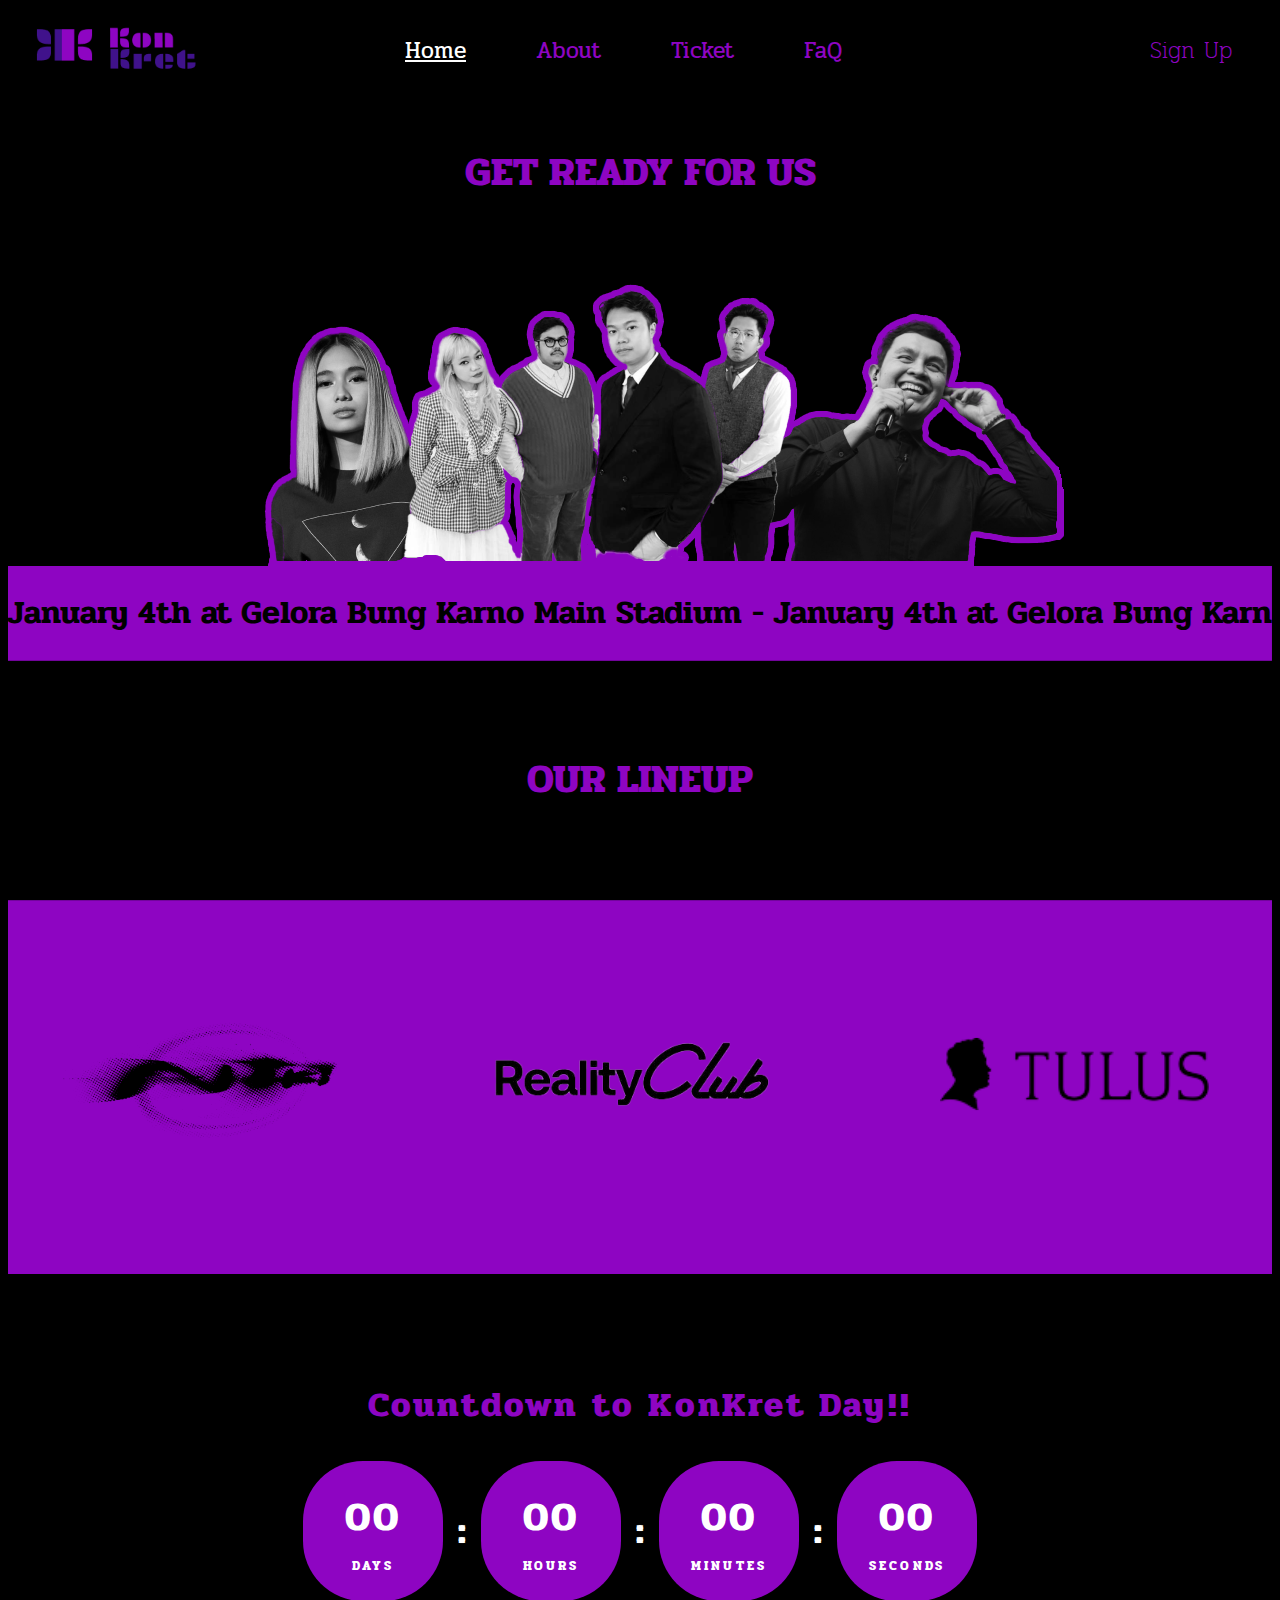
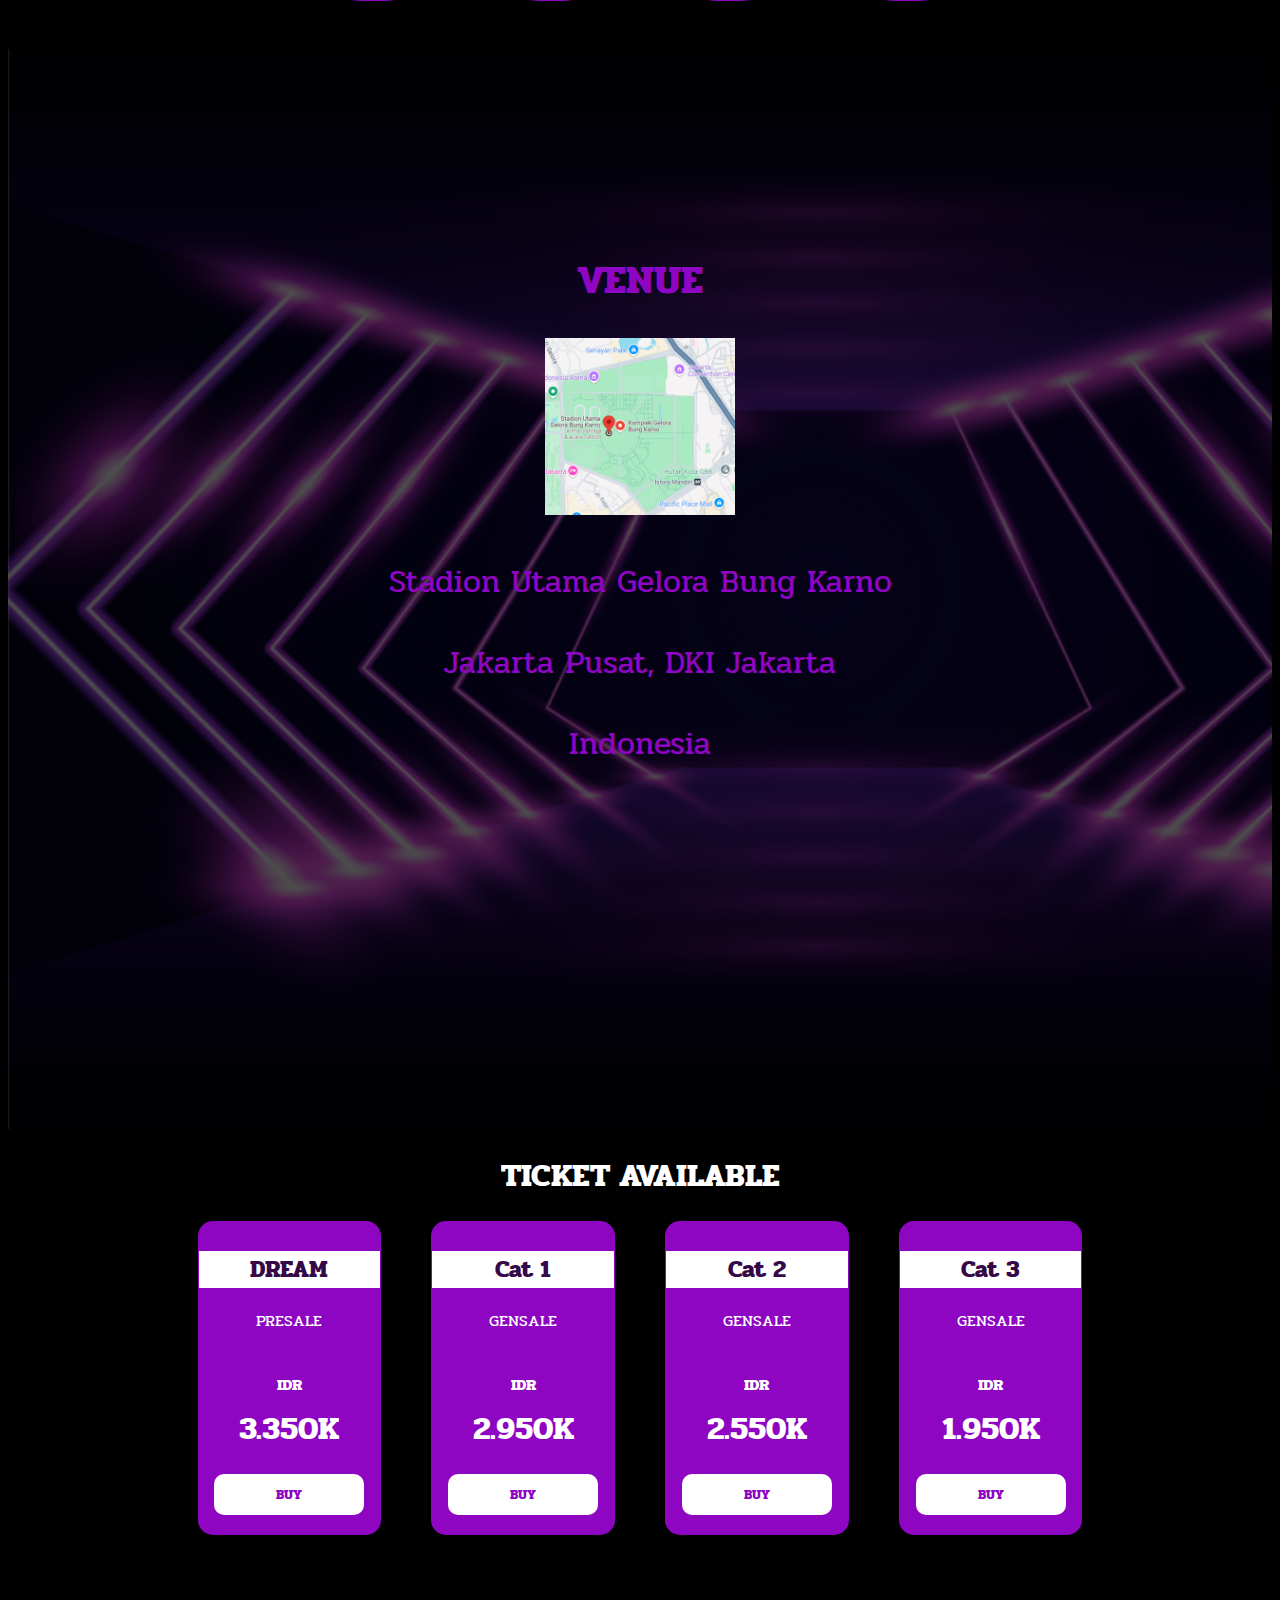
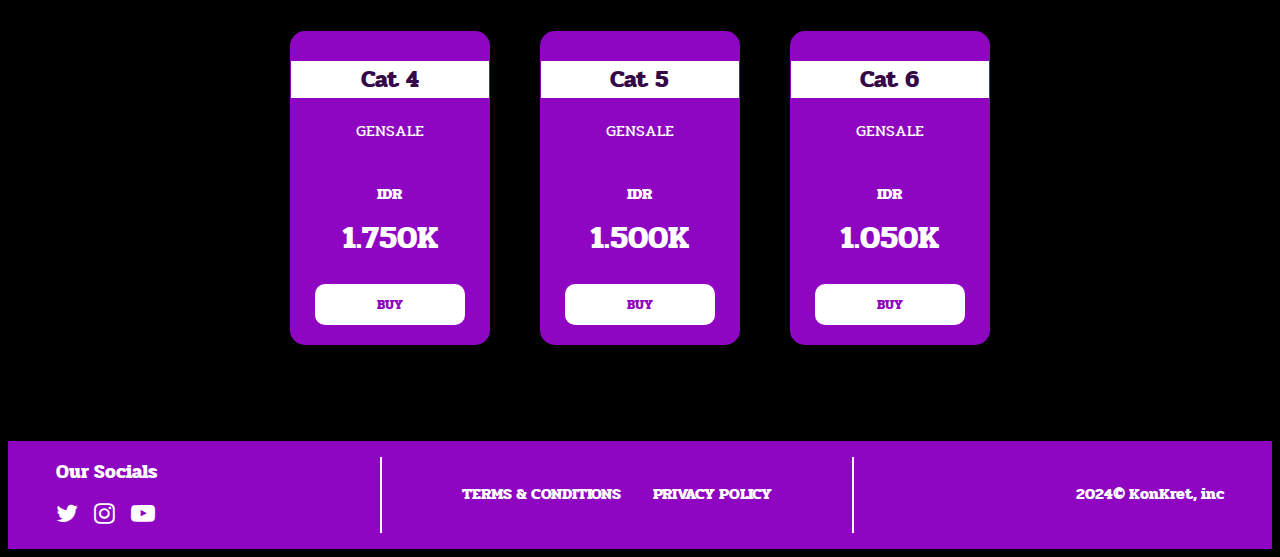
<file: index.html>
<!DOCTYPE html>
<html lang="en">
  <head>
    <meta charset="UTF-8" />
    <meta name="viewport" content="width=device-width, initial-scale=1.0" />
    <link
      href="https://fonts.googleapis.com/css?family=Pridi"
      rel="stylesheet"
    />
    <link rel="shortcut icon" type="image/x-icon" href="assets/icon.png" />
    <link rel="stylesheet" href="style-home.css" />
    <link
      rel="stylesheet"
      href="https://cdnjs.cloudflare.com/ajax/libs/font-awesome/4.7.0/css/font-awesome.min.css"
    />
    <title>Konkret</title>
  </head>
  <body>
    <header class="header">
      <a href="index.html">
        <div class="logo"></div>
      </a>
      <div class="navbar">
        <div class="menu">
          <a href="index.html" class="active">Home</a>
          <a href=" about.html">About</a>
          <a href="ticket.html">Ticket</a>
          <a href="faq.html">FaQ</a>
        </div>
      </div>
      <div class="signup">
        <a href="sign-up.html">Sign Up</a>
      </div>
    </header>
    <!-- First Section-->
    <main>
      <div class="first-section">
        <h1>GET READY FOR US</h1>
        <img
          class="band-photo"
          src="assets/grouped-outlined.png"
          alt="our-band"
        />
        <svg
          class="first-divider"
          xmlns="http://www.w3.org/2000/svg"
          viewBox="0 0 800 60"
        >
          <rect width="100%" height="100%" x="0" y="0" />
          <text y="36">
            January 4th at Gelora Bung Karno Main Stadium - January 4th at
            Gelora Bung Karno Main Stadium - January 4th at Gelora Bung Karno
            Main Stadium - January 4th at Gelora Bung Karno Main Stadium -
            January 4th at Gelora Bung Karno Main Stadium - January 4th at
            Gelora Bung Karno Main Stadium -
          </text>
        </svg>

        <div class="lineup"></div>
        <h1>OUR LINEUP</h1>
      </div>
      <!-- Second Section -->
      <svg
        class="second-section"
        xmlns="http://www.w3.org/2000/svg"
        viewBox="0 0 800 277"
      >
        <rect width="100%" height="100%" x="0" y="40" />
        <image
          href="assets/NIKI_NIKI-Logo-BW-Halftone-3-240813-112410.webp"
          x="30"
          y="55"
          width="200"
          height="200"
          alt="niki"
        />
        <image
          href="assets/reality-logo.png"
          x="295"
          y="50"
          width="200"
          height="200"
          alt="reality-club"
        />
        <image
          href="assets/tulus-logo-color.png"
          x="590"
          y="65"
          width="170"
          height="170"
          alt="tulus"
        />
      </svg>

      <!--Third Section-->
      <div class="countdown">
        <h2>Countdown to KonKret Day!!</h2>
        <div id="timer">
          <div class="time-box">
            <span id="days">00</span>
            <span class="label">DAYS</span>
          </div>
          <div class="separator">:</div>
          <div class="time-box">
            <span id="hours">00</span>
            <span class="label">HOURS</span>
          </div>
          <div class="separator">:</div>
          <div class="time-box">
            <span id="minutes">00</span>
            <span class="label">MINUTES</span>
          </div>
          <div class="separator">:</div>
          <div class="time-box">
            <span id="seconds">00</span>
            <span class="label">SECONDS</span>
          </div>
        </div>
      </div>

      <!--Fourth Section  -->
      <div class="venue">
        <div class="venue-cover"></div>
        <h1>VENUE</h1>
        <a
          class="map-loc-container"
          href="https://maps.app.goo.gl/gejnzSuT8gq38J1L9"
          target="_blank"
          ><img class="map-loc" src="assets/maps-location.png"
        /></a>
        <div class="address">
          <p>Stadion Utama Gelora Bung Karno</p>
          <p>Jakarta Pusat, DKI Jakarta</p>
          <p>Indonesia</p>
        </div>
      </div>
    

    <script language="JavaScript">
      // Set the date and time of the concert
      const concertDate = new Date("January 4, 2025 16:00:00").getTime();

      // Update the countdown every second
      const countdownFunction = setInterval(function () {
        const now = new Date().getTime();
        const distance = concertDate - now;

        // Time calculations for days, hours, minutes and seconds
        const days = Math.floor(distance / (1000 * 60 * 60 * 24));
        const hours = Math.floor(
          (distance % (1000 * 60 * 60 * 24)) / (1000 * 60 * 60)
        );
        const minutes = Math.floor((distance % (1000 * 60 * 60)) / (1000 * 60));
        const seconds = Math.floor((distance % (1000 * 60)) / 1000);

        // Display the result in the elements with id="days", "hours", "minutes", "seconds"
        document.getElementById("days").innerHTML = days;
        document.getElementById("hours").innerHTML = hours;
        document.getElementById("minutes").innerHTML = minutes;
        document.getElementById("seconds").innerHTML = seconds;

        // If the countdown is over, display a message
        if (distance < 0) {
          clearInterval(countdownFunction);
          document.getElementById("timer").innerHTML = "Concert has started!";
        }
      }, 1000);
    </script>
    <!--ticket section-->
    <div class="tickets">
      <h1>TICKET AVAILABLE</h1>
    </div>
    <div class="ticket-container">
      <div class="ticket">
        <div class="ticket-title">
          <h2>DREAM</h2>
        </div>
        <div class="ticket-content">
          <p>PRESALE</p>
          <h1><span style="font-size: medium;">IDR</br></span>3.350K</h1>
          <button><a href="#">BUY</a></button>
        </div>
      </div>
    <div class="ticket">
      <div class="ticket-title">
        <h2>Cat 1</h2>
      </div>
      <div class="ticket-content">
        <p>GENSALE</p>
        <h1><span style="font-size: medium;">IDR</br></span>2.950K</h1>
        <button><a href="#">BUY</a></button>
      </div>
    </div>
    <div class="ticket">
      <div class="ticket-title">
        <h2>Cat 2</h2>
      </div>
      <div class="ticket-content">
        <p>GENSALE</p>
        <h1><span style="font-size: medium;">IDR</br></span>2.550K</h1>
        <button><a href="#">BUY</a></button>
      </div>
    </div>
    <div class="ticket">
      <div class="ticket-title">
        <h2>Cat 3</h2>
      </div>
      <div class="ticket-content">
        <p>GENSALE</p>
        <h1><span style="font-size: medium;">IDR</br></span>1.950K</h1>
        <button><a href="#">BUY</a></button>
      </div>
    </div>
    </div>
    <div class="ticket-container">
    <div class="ticket">
      <div class="ticket-title">
        <h2>Cat 4</h2>
      </div>
      <div class="ticket-content">
        <p>GENSALE</p>
        <h1><span style="font-size: medium;">IDR</br></span>1.750K</h1>
        <button><a href="#">BUY</a></button>
      </div>
    </div>
    <div class="ticket">
      <div class="ticket-title">
        <h2>Cat 5</h2>
      </div>
      <div class="ticket-content">
        <p>GENSALE</p>
        <h1><span style="font-size: medium;">IDR</br></span>1.500K</h1>
        <button><a href="#">BUY</a></button>
      </div>
    </div>
    <div class="ticket">
      <div class="ticket-title">
        <h2>Cat 6</h2>
      </div>
      <div class="ticket-content">
        <p>GENSALE</p>
        <h1><span style="font-size: medium;">IDR</br></span>1.050K</h1>
        <button><a href="#">BUY</a></button>
      </div>
    </div>
  </div>
  </main>
    <!-- Footer -->
    <footer>
      <div class="footer-content">
        <div class="footer-section">
          <h2>Our Socials</h2>
          <div class="social-buttons">
            <a href="https://www.twitter.com/" target="_blank" class="social-btn" aria-label="Twitter">
              <i class="fa fa-twitter"></i>
            </a>
            <a href="https://www.instagram.com/" target="_blank" class="social-btn" aria-label="Instagram">
              <i class="fa fa-instagram"></i>
            </a>
            <a href="https://www.facebook.com/" target="_blank" class="social-btn" aria-label="YouTube">
              <i class="fa fa-youtube-play"></i>
            </a>
          </div>
        </div>
        <nav class="footer-nav">
          <ul>
            <li><a href="about.html">TERMS & CONDITIONS</a></li>
            <li><a href="about.html">PRIVACY POLICY</a></li>
          </ul>
        </nav>
        <p class="copyright">2024© KonKret, inc</p>
      </div>
    </footer>
  </body>
</html>
</file>
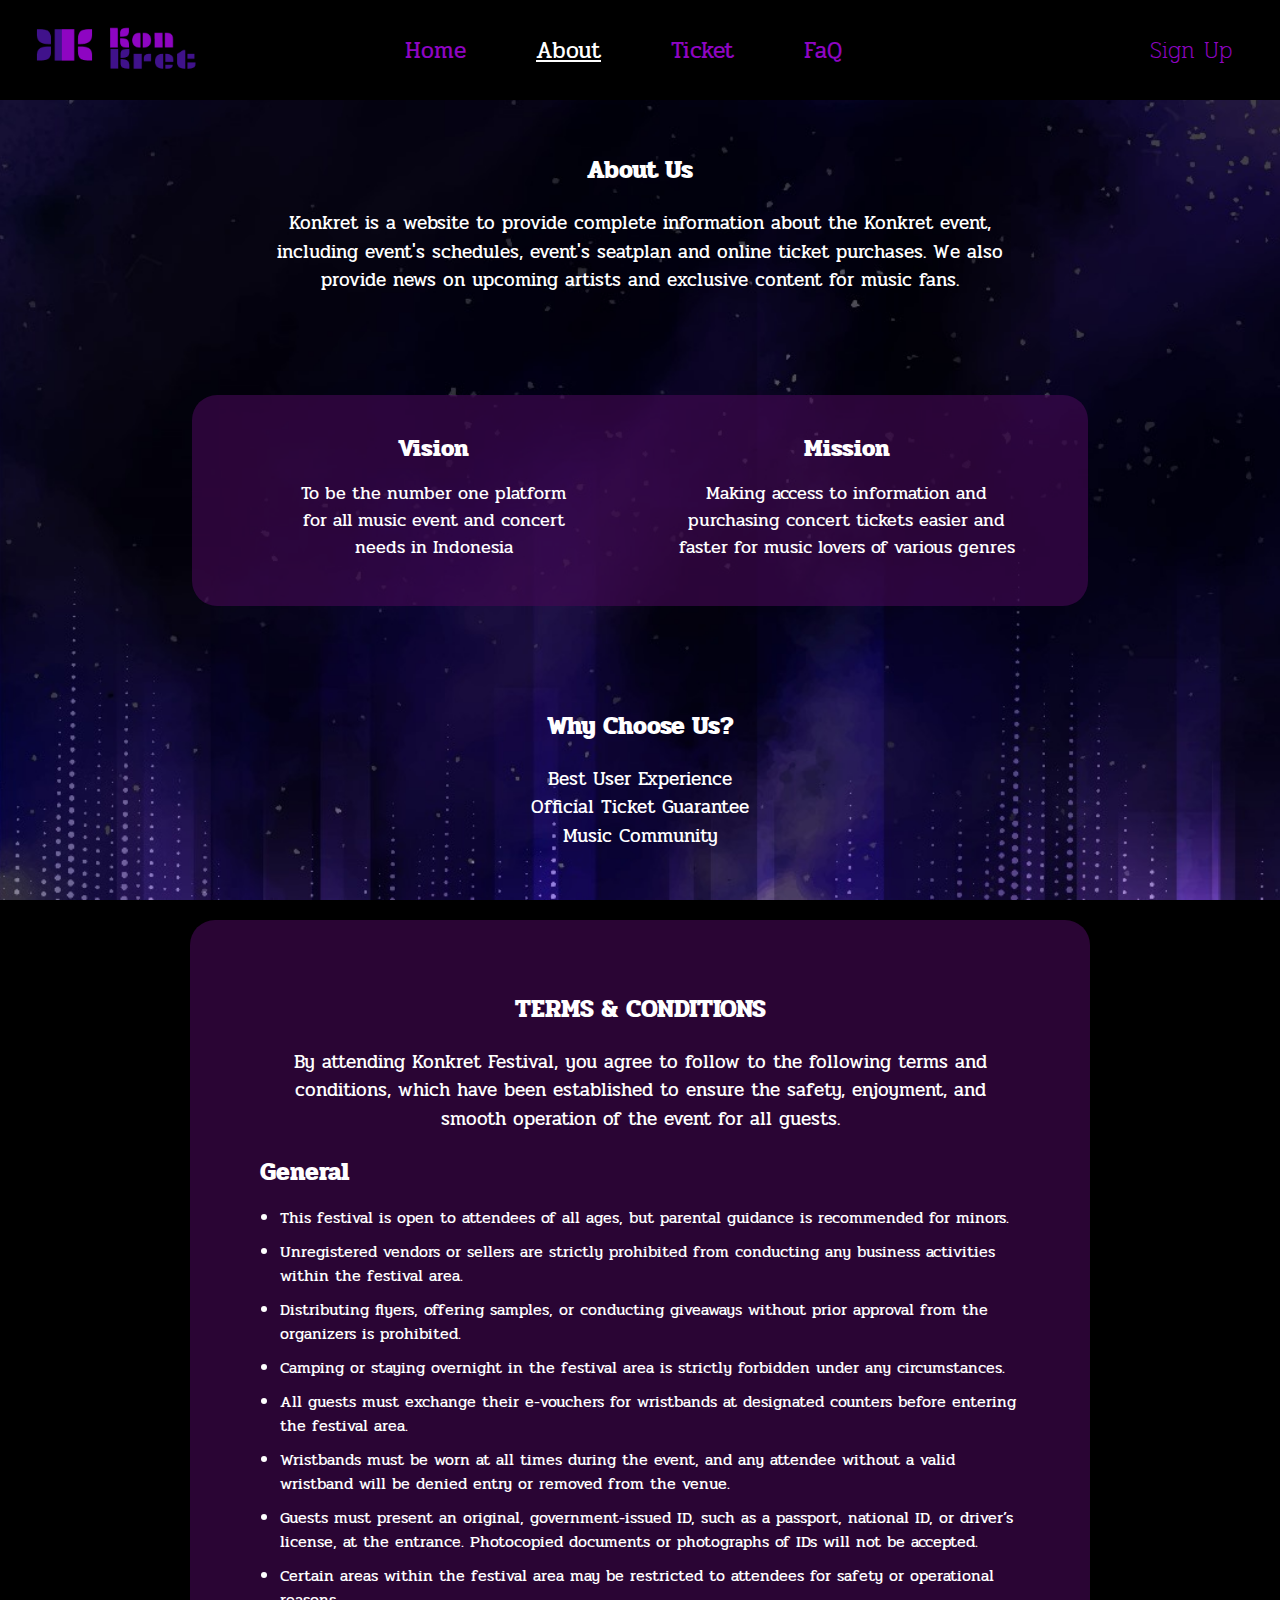
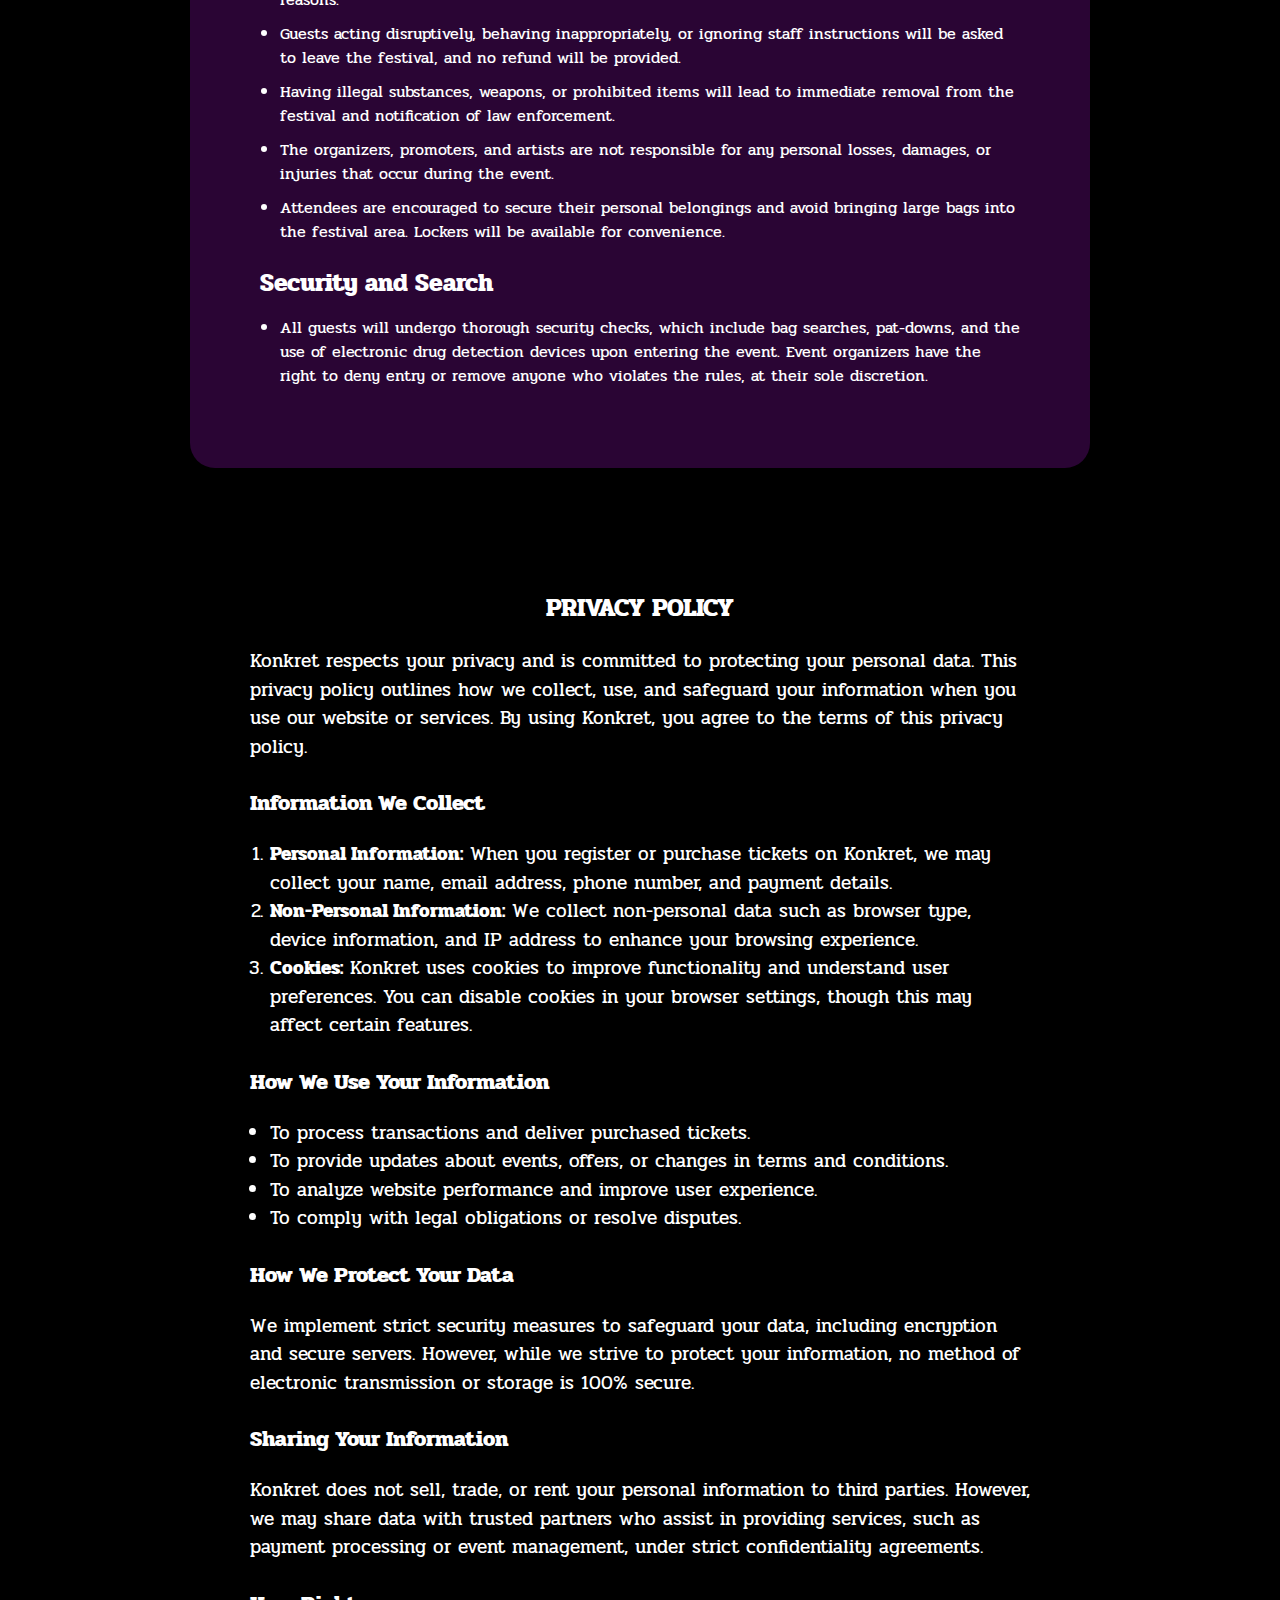
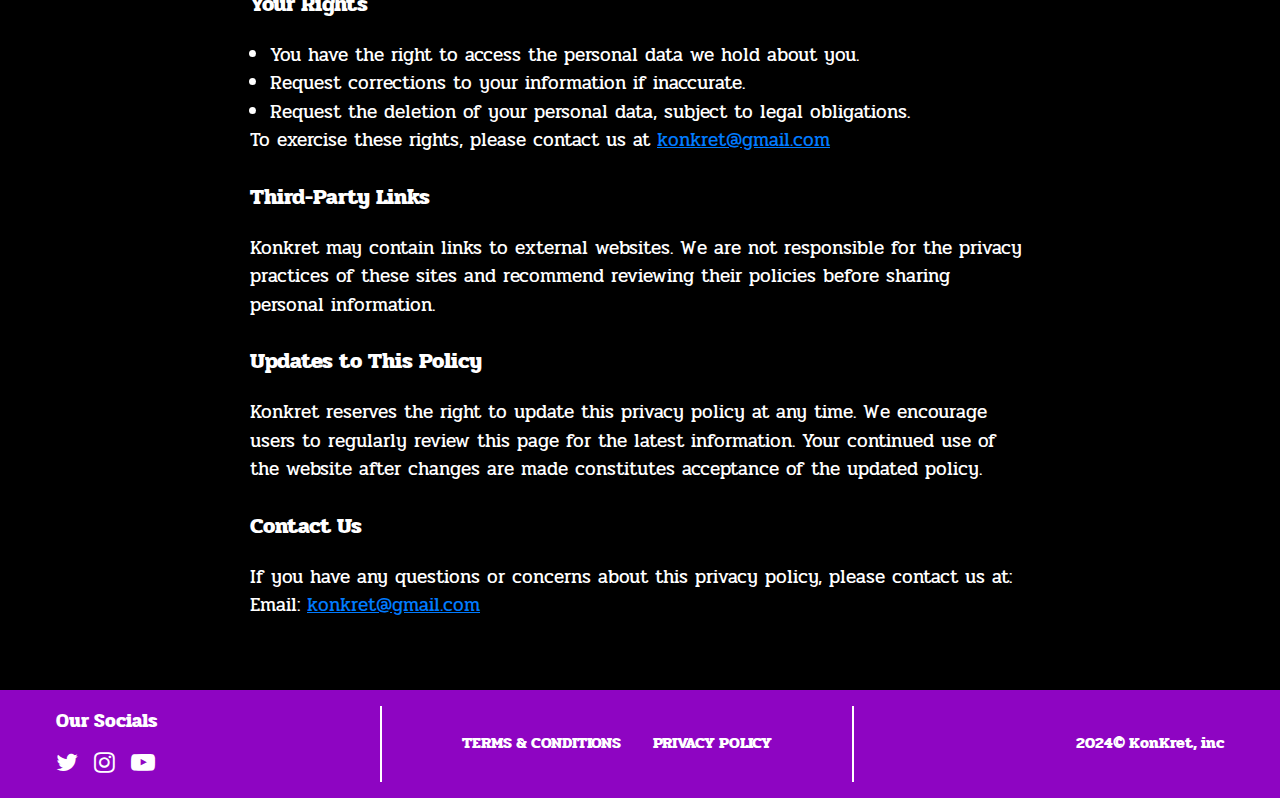
<file: about.html>
<!DOCTYPE html>
<html lang="en">
  <head>
    <meta charset="UTF-8" />
    <meta name="viewport" content="width=device-width, initial-scale=1.0" />
    <link
      href="https://fonts.googleapis.com/css?family=Pridi"
      rel="stylesheet"
    />
    <link rel="shortcut icon" type="image/x-icon" href="assets/icon.png" />
    <link rel="stylesheet" href="style-about.css" />
    <link
      rel="stylesheet"
      href="https://cdnjs.cloudflare.com/ajax/libs/font-awesome/4.7.0/css/font-awesome.min.css"
    />
    <title>About</title>
  </head>
  <body>
    <header class="header">
      <a href="index.html">
        <div class="logo"></div>
      </a>
      <div class="navbar">
        <div class="menu">
          <a href="index.html">Home</a>
          <a href="about.html" class="active">About</a>
          <a href="ticket.html">Ticket</a>
          <a href="faq.html">FaQ</a>
        </div>
      </div>
      <div class="signup">
        <a href="sign-up.html">Sign Up</a>
      </div>
    </header>
    <div class="about-content" align="center">
      <h1>About Us</h1>
      <p>
        Konkret is a website to provide complete information about the Konkret
        event,
        <br />including event's schedules, event's seatplan and online ticket
        purchases. We also <br />provide news on upcoming artists and exclusive
        content for music fans.
      </p>
    </div>

    <div class="vision-mission-container">
      <div class="vision">
        <h2>Vision</h2>
        <p>
          To be the number one platform <br />for all music event and concert
          <br />needs in Indonesia
        </p>
      </div>
      <div class="mission">
        <h2>Mission</h2>
        <p>
          Making access to information and <br />purchasing concert tickets
          easier and <br />faster for music lovers of various genres
        </p>
      </div>
    </div>

    <div class="why-us" align="center">
      <h1>Why Choose Us?</h1>
      <p>
        Best User Experience <br />Official Ticket Guarantee <br />Music
        Community
      </p>
    </div>

    <div class="terms-conditions" align="center">
      <h1>TERMS & CONDITIONS</h1>
      <p>
        By attending Konkret Festival, you agree to follow to the following
        terms and conditions, which have been established to ensure the safety,
        enjoyment, and smooth operation of the event for all guests.
      </p>
      <h2>General</h2>
      <ul>
        <li>
          This festival is open to attendees of all ages, but parental guidance
          is recommended for minors.
        </li>
        <li>
          Unregistered vendors or sellers are strictly prohibited from
          conducting any business activities within the festival area.
        </li>
        <li>
          Distributing flyers, offering samples, or conducting giveaways without
          prior approval from the organizers is prohibited.
        </li>
        <li>
          Camping or staying overnight in the festival area is strictly
          forbidden under any circumstances.
        </li>
        <li>
          All guests must exchange their e-vouchers for wristbands at designated
          counters before entering the festival area.
        </li>
        <li>
          Wristbands must be worn at all times during the event, and any
          attendee without a valid wristband will be denied entry or removed
          from the venue.
        </li>
        <li>
          Guests must present an original, government-issued ID, such as a
          passport, national ID, or driver’s license, at the entrance.
          Photocopied documents or photographs of IDs will not be accepted.
        </li>
        <li>
          Certain areas within the festival area may be restricted to attendees
          for safety or operational reasons.
        </li>
        <li>
          Guests acting disruptively, behaving inappropriately, or ignoring
          staff instructions will be asked to leave the festival, and no refund
          will be provided.
        </li>
        <li>
          Having illegal substances, weapons, or prohibited items will lead to
          immediate removal from the festival and notification of law
          enforcement.
        </li>
        <li>
          The organizers, promoters, and artists are not responsible for any
          personal losses, damages, or injuries that occur during the event.
        </li>
        <li>
          Attendees are encouraged to secure their personal belongings and avoid
          bringing large bags into the festival area. Lockers will be available
          for convenience.
        </li>
      </ul>
      <h2>Security and Search</h2>
      <ul>
        <li>
          All guests will undergo thorough security checks, which include bag
          searches, pat-downs, and the use of electronic drug detection devices
          upon entering the event. Event organizers have the right to deny entry
          or remove anyone who violates the rules, at their sole discretion.
        </li>
      </ul>
    </div>

    <div class="privacy-policy">
      <h1>PRIVACY POLICY</h1>
      <p>
        Konkret respects your privacy and is committed to protecting your
        personal data. This privacy policy outlines how we collect, use, and
        safeguard your information when you use our website or services. By
        using Konkret, you agree to the terms of this privacy policy.
      </p>

      <h2>Information We Collect</h2>
      <ol>
        <li>
          <strong>Personal Information:</strong> When you register or purchase
          tickets on Konkret, we may collect your name, email address, phone
          number, and payment details.
        </li>
        <li>
          <strong>Non-Personal Information:</strong> We collect non-personal
          data such as browser type, device information, and IP address to
          enhance your browsing experience.
        </li>
        <li>
          <strong>Cookies:</strong> Konkret uses cookies to improve
          functionality and understand user preferences. You can disable cookies
          in your browser settings, though this may affect certain features.
        </li>
      </ol>

      <h2>How We Use Your Information</h2>
      <ul>
        <li>To process transactions and deliver purchased tickets.</li>
        <li>
          To provide updates about events, offers, or changes in terms and
          conditions.
        </li>
        <li>To analyze website performance and improve user experience.</li>
        <li>To comply with legal obligations or resolve disputes.</li>
      </ul>

      <h2>How We Protect Your Data</h2>
      <p>
        We implement strict security measures to safeguard your data, including
        encryption and secure servers. However, while we strive to protect your
        information, no method of electronic transmission or storage is 100%
        secure.
      </p>

      <h2>Sharing Your Information</h2>
      <p>
        Konkret does not sell, trade, or rent your personal information to third
        parties. However, we may share data with trusted partners who assist in
        providing services, such as payment processing or event management,
        under strict confidentiality agreements.
      </p>

      <h2>Your Rights</h2>
      <ul>
        <li>
          You have the right to access the personal data we hold about you.
        </li>
        <li>Request corrections to your information if inaccurate.</li>
        <li>
          Request the deletion of your personal data, subject to legal
          obligations.
        </li>
      </ul>
      <p>
        To exercise these rights, please contact us at
        <a href="mailto:konkret@gmail.com">konkret@gmail.com</a>
      </p>

      <h2>Third-Party Links</h2>
      <p>
        Konkret may contain links to external websites. We are not responsible
        for the privacy practices of these sites and recommend reviewing their
        policies before sharing personal information.
      </p>

      <h2>Updates to This Policy</h2>
      <p>
        Konkret reserves the right to update this privacy policy at any time. We
        encourage users to regularly review this page for the latest
        information. Your continued use of the website after changes are made
        constitutes acceptance of the updated policy.
      </p>

      <h2>Contact Us</h2>
      <p>
        If you have any questions or concerns about this privacy policy, please
        contact us at:<br />
        Email: <a href="mailto:konkret@gmail.com">konkret@gmail.com</a>
      </p>
    </div>
    <!-- Footer -->
    <footer>
      <div class="footer-content">
        <div class="footer-section">
          <h2>Our Socials</h2>
          <div class="social-buttons">
            <a href="#" class="social-btn" aria-label="Twitter">
              <i class="fa fa-twitter"></i>
            </a>
            <a href="#" class="social-btn" aria-label="Instagram">
              <i class="fa fa-instagram"></i>
            </a>
            <a href="#" class="social-btn" aria-label="YouTube">
              <i class="fa fa-youtube-play"></i>
            </a>
          </div>
        </div>
        <nav class="footer-nav">
          <ul>
            <li><a href="#">TERMS & CONDITIONS</a></li>
            <li><a href="#">PRIVACY POLICY</a></li>
          </ul>
        </nav>
        <p class="copyright">2024© KonKret, inc</p>
      </div>
    </footer>
  </body>
</html>
</file>
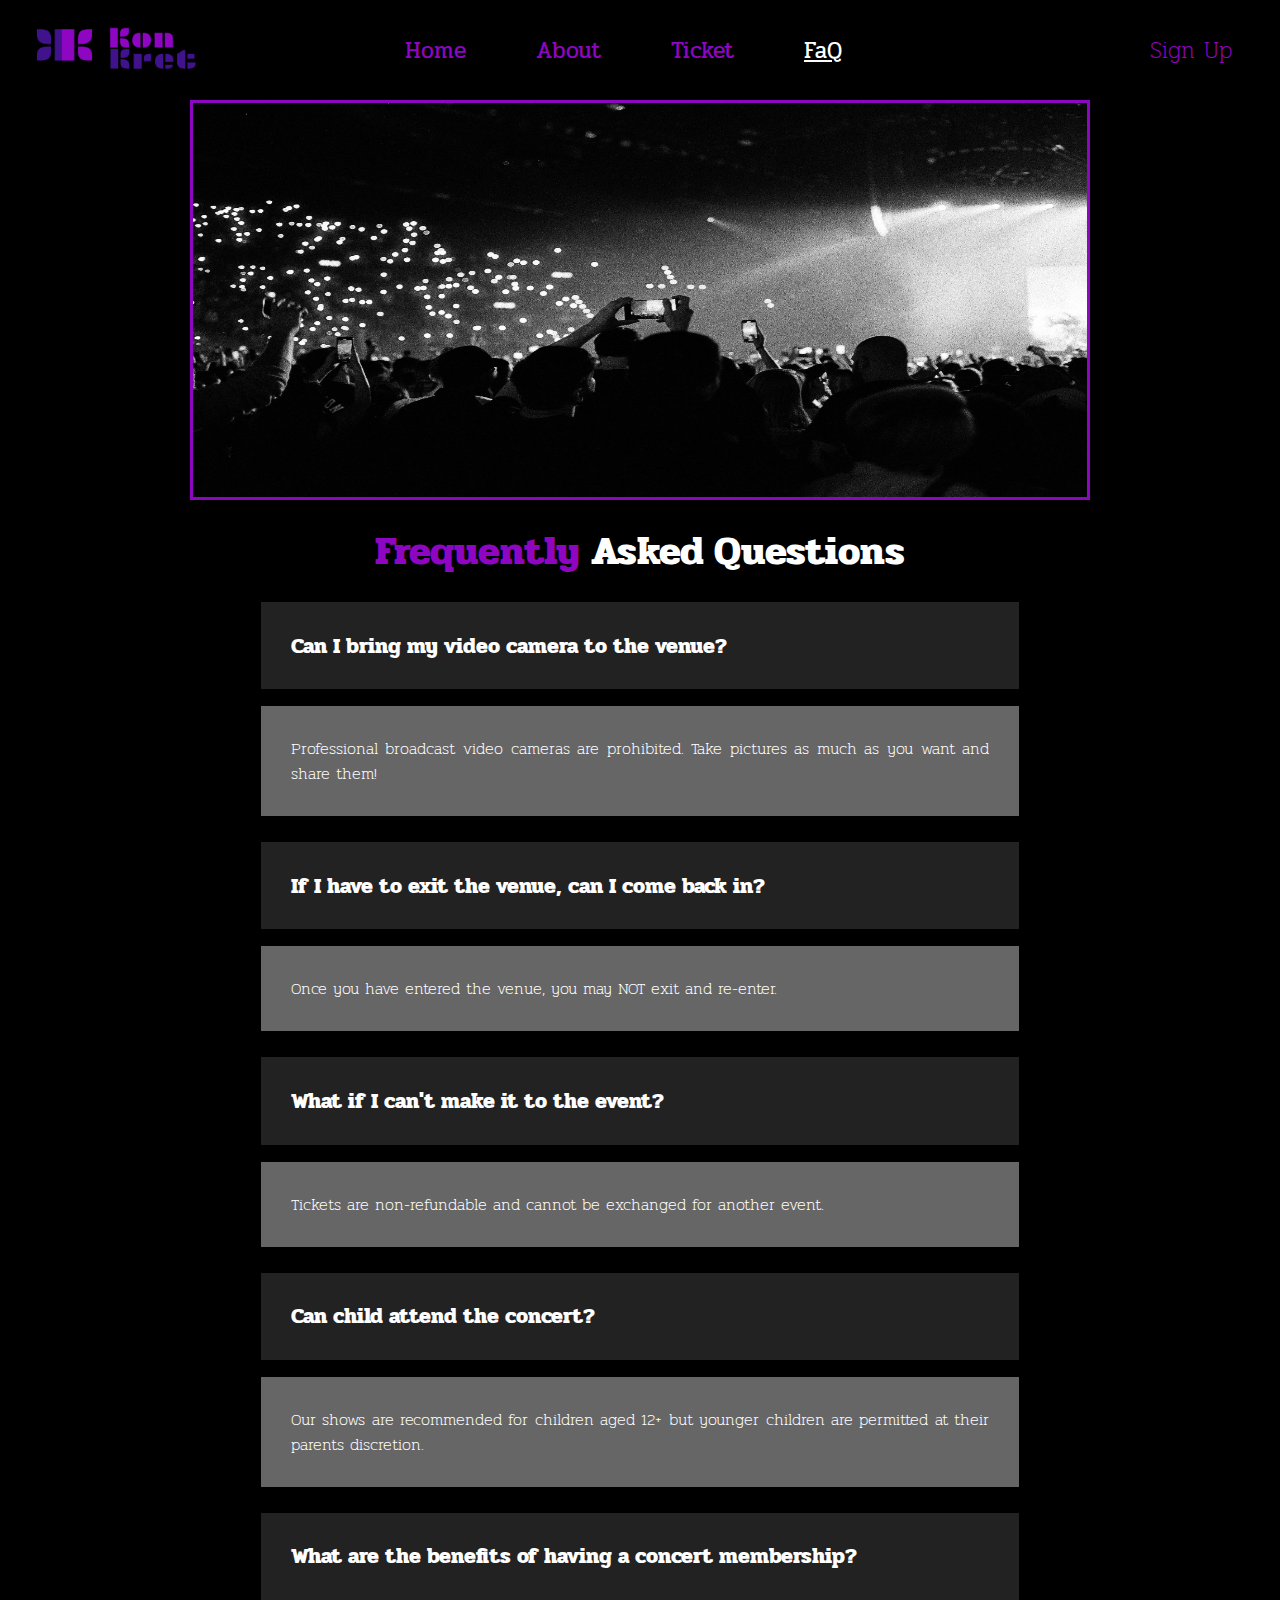
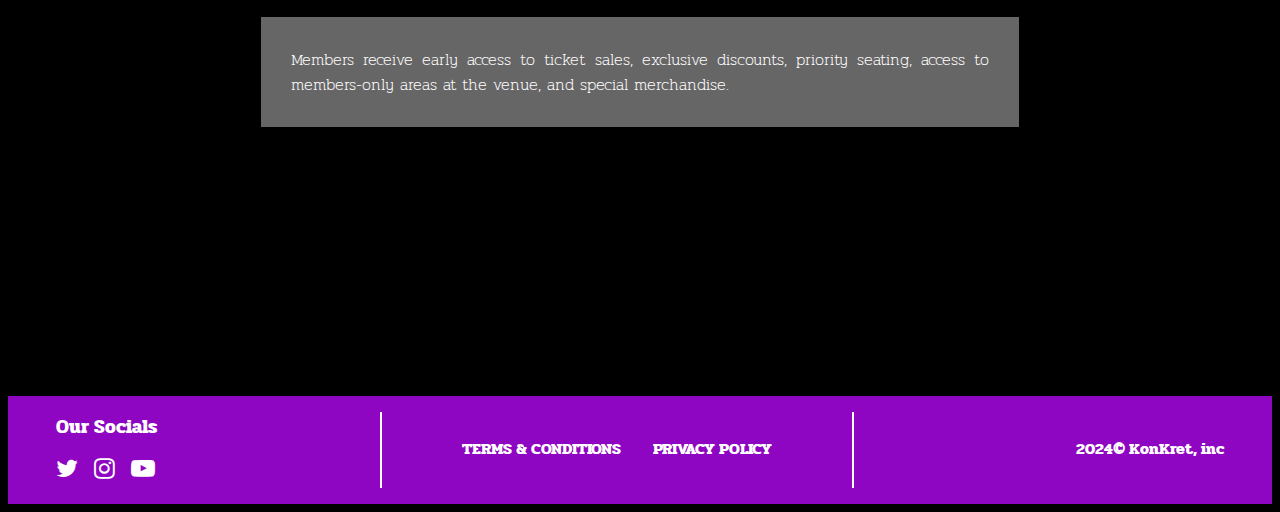
<file: faq.html>
<!DOCTYPE html>
<html lang="en">
  <head>
    <meta charset="UTF-8" />
    <meta name="viewport" content="width=device-width, initial-scale=1.0" />

    <link
      href="https://fonts.googleapis.com/css?family=Pridi"
      rel="stylesheet"
    />
    <link rel="shortcut icon" type="image/x-icon" href="assets/icon.png" />
    <link rel="stylesheet" href="style-faq.css" />
    <link
      rel="stylesheet"
      href="https://cdnjs.cloudflare.com/ajax/libs/font-awesome/4.7.0/css/font-awesome.min.css"
    />
    <title>FaQ</title>
  </head>
  <body>
    <header class="header">
      <a href="index.html">
        <div class="logo"></div>
      </a>
      <div class="navbar">
        <div class="menu">
          <a href="index.html">Home</a>
          <a href="about.html">About</a>
          <a href="ticket.html">Ticket</a>
          <a href="faq.html" class="active">FaQ</a>
        </div>
      </div>
      <div class="signup">
        <a href="sign-up.html">Sign Up</a>
      </div>
    </header>
  </body>
  <div class="image-faq">
    <img src="assets/bg_faq.jpg" alt="concert" />
  </div>
  <div class="container">
    <h1><span style="color: #8e05c2">Frequently</span> Asked Questions</h1>
    <div class="faq-list">
      <div class="faq">
        <div class="Questions">
          <p>Can I bring my video camera to the venue?</p>
        </div>
        <div class="Answer">
          <p>
            Professional broadcast video cameras are prohibited. Take pictures
            as much as you want and share them!
          </p>
        </div>
      </div>
      <div class="faq">
        <div class="Questions">
          <p>If I have to exit the venue, can I come back in?</p>
        </div>
        <div class="Answer">
          <p>Once you have entered the venue, you may NOT exit and re-enter.</p>
        </div>
      </div>
      <div class="faq">
        <div class="Questions">
          <p>What if I can't make it to the event?</p>
        </div>
        <div class="Answer">
          <p>
            Tickets are non-refundable and cannot be exchanged for another
            event.
          </p>
        </div>
      </div>
      <div class="faq">
        <div class="Questions">
          <p>Can child attend the concert?</p>
        </div>
        <div class="Answer">
          <p>
            Our shows are recommended for children aged 12+ but younger children
            are permitted at their parents discretion.
          </p>
        </div>
      </div>
      <div class="faq">
        <div class="Questions">
          <p>What are the benefits of having a concert membership?</p>
        </div>
        <div class="Answer">
          <p>
            Members receive early access to ticket sales, exclusive discounts,
            priority seating, access to members-only areas at the venue, and
            special merchandise.
          </p>
        </div>
      </div>
    </div>
  </div>
  <!-- Footer -->
  <footer>
    <div class="footer-content">
      <div class="footer-section">
        <h2>Our Socials</h2>
        <div class="social-buttons">
          <a href="#" class="social-btn" aria-label="Twitter">
            <i class="fa fa-twitter"></i>
          </a>
          <a href="#" class="social-btn" aria-label="Instagram">
            <i class="fa fa-instagram"></i>
          </a>
          <a href="#" class="social-btn" aria-label="YouTube">
            <i class="fa fa-youtube-play"></i>
          </a>
        </div>
      </div>
      <nav class="footer-nav">
        <ul>
          <li><a href="#">TERMS & CONDITIONS</a></li>
          <li><a href="#">PRIVACY POLICY</a></li>
        </ul>
      </nav>
      <p class="copyright">2024© KonKret, inc</p>
    </div>
  </footer>
</html>
</file>
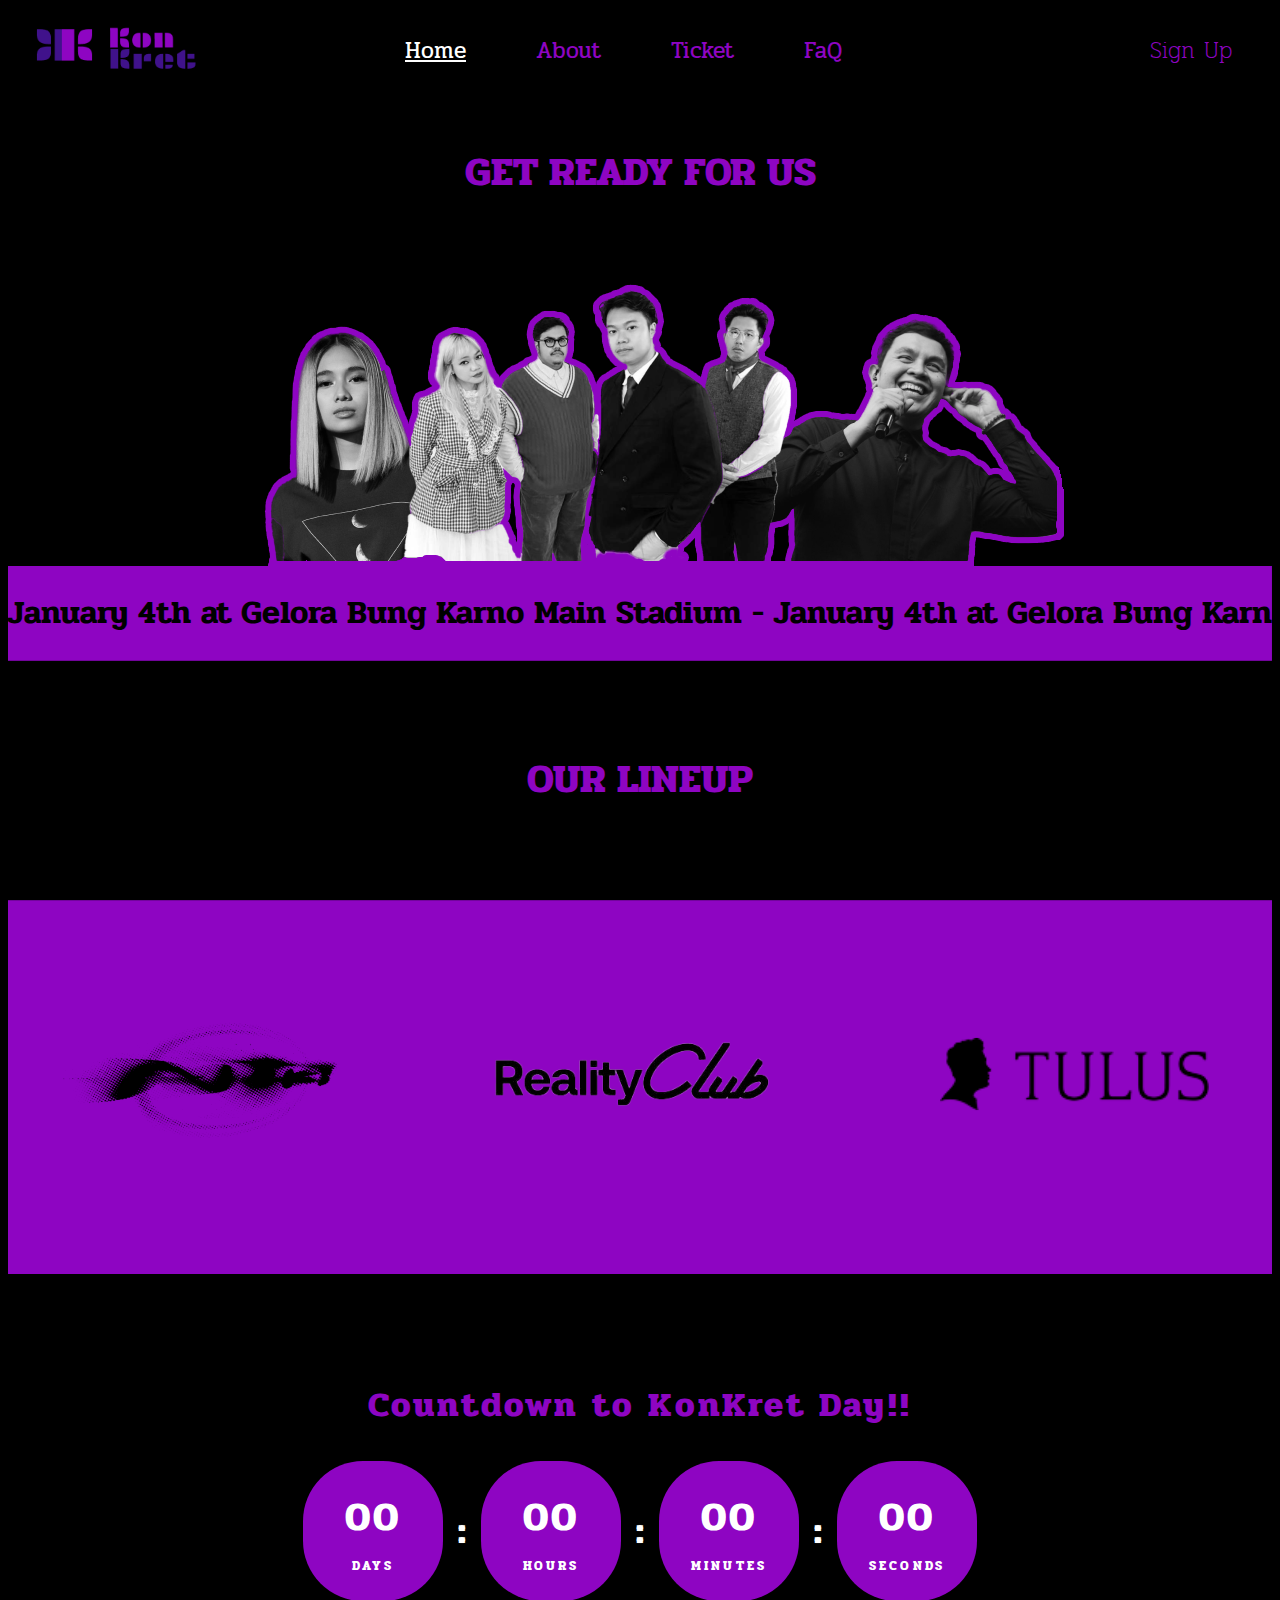
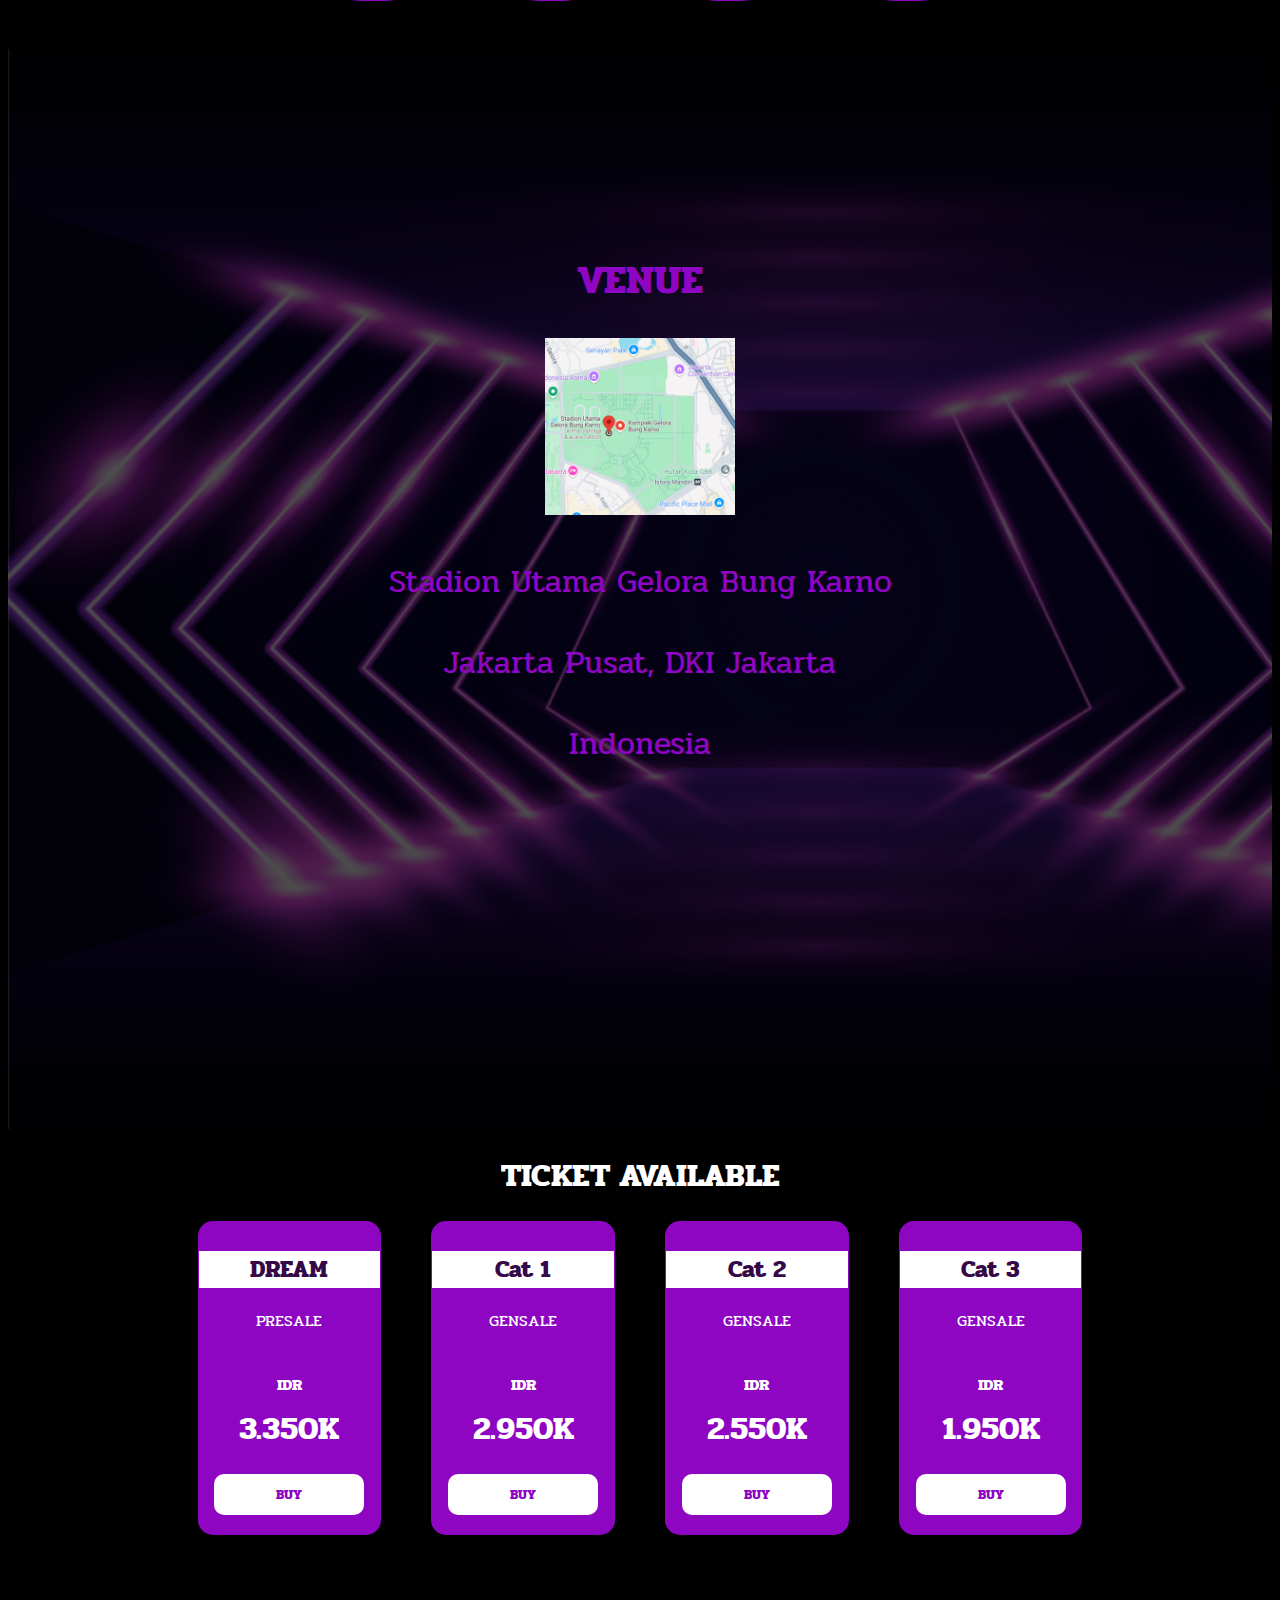
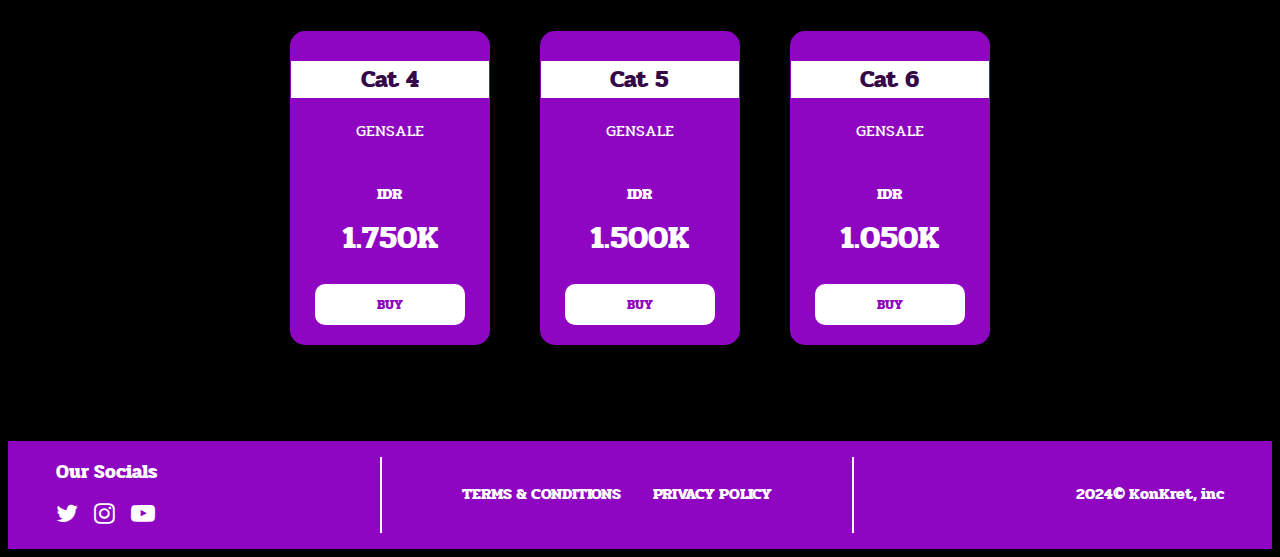
<file: landing-page.html>
<!DOCTYPE html>
<html lang="en">
  <head>
    <meta charset="UTF-8" />
    <meta name="viewport" content="width=device-width, initial-scale=1.0" />
    <link
      href="https://fonts.googleapis.com/css?family=Pridi"
      rel="stylesheet"
    />
    <link rel="shortcut icon" type="image/x-icon" href="assets/icon.png" />
    <link rel="stylesheet" href="style-home.css" />
    <link
      rel="stylesheet"
      href="https://cdnjs.cloudflare.com/ajax/libs/font-awesome/4.7.0/css/font-awesome.min.css"
    />
    <title>Konkret</title>
  </head>
  <body>
    <header class="header">
      <a href="landing-page.html">
        <div class="logo"></div>
      </a>
      <div class="navbar">
        <div class="menu">
          <a href="landing-page.html" class="active">Home</a>
          <a href=" about.html">About</a>
          <a href="ticket.html">Ticket</a>
          <a href="faq.html">FaQ</a>
        </div>
      </div>
      <div class="signup">
        <a href="sign-up.html">Sign Up</a>
      </div>
    </header>
    <!-- First Section-->
    <main>
      <div class="first-section">
        <h1>GET READY FOR US</h1>
        <img
          class="band-photo"
          src="assets/grouped-outlined.png"
          alt="our-band"
        />
        <svg
          class="first-divider"
          xmlns="http://www.w3.org/2000/svg"
          viewBox="0 0 800 60"
        >
          <rect width="100%" height="100%" x="0" y="0" />
          <text y="36">
            January 4th at Gelora Bung Karno Main Stadium - January 4th at
            Gelora Bung Karno Main Stadium - January 4th at Gelora Bung Karno
            Main Stadium - January 4th at Gelora Bung Karno Main Stadium -
            January 4th at Gelora Bung Karno Main Stadium - January 4th at
            Gelora Bung Karno Main Stadium -
          </text>
        </svg>

        <div class="lineup"></div>
        <h1>OUR LINEUP</h1>
      </div>
      <!-- Second Section -->
      <svg
        class="second-section"
        xmlns="http://www.w3.org/2000/svg"
        viewBox="0 0 800 277"
      >
        <rect width="100%" height="100%" x="0" y="40" />
        <image
          href="assets/NIKI_NIKI-Logo-BW-Halftone-3-240813-112410.webp"
          x="30"
          y="55"
          width="200"
          height="200"
          alt="niki"
        />
        <image
          href="assets/reality-logo.png"
          x="295"
          y="50"
          width="200"
          height="200"
          alt="reality-club"
        />
        <image
          href="assets/tulus-logo-color.png"
          x="590"
          y="65"
          width="170"
          height="170"
          alt="tulus"
        />
      </svg>

      <!--Third Section-->
      <div class="countdown">
        <h2>Countdown to KonKret Day!!</h2>
        <div id="timer">
          <div class="time-box">
            <span id="days">00</span>
            <span class="label">DAYS</span>
          </div>
          <div class="separator">:</div>
          <div class="time-box">
            <span id="hours">00</span>
            <span class="label">HOURS</span>
          </div>
          <div class="separator">:</div>
          <div class="time-box">
            <span id="minutes">00</span>
            <span class="label">MINUTES</span>
          </div>
          <div class="separator">:</div>
          <div class="time-box">
            <span id="seconds">00</span>
            <span class="label">SECONDS</span>
          </div>
        </div>
      </div>

      <!--Fourth Section  -->
      <div class="venue">
        <div class="venue-cover"></div>
        <h1>VENUE</h1>
        <a
          class="map-loc-container"
          href="https://maps.app.goo.gl/gejnzSuT8gq38J1L9"
          target="_blank"
          ><img class="map-loc" src="assets/maps-location.png"
        /></a>
        <div class="address">
          <p>Stadion Utama Gelora Bung Karno</p>
          <p>Jakarta Pusat, DKI Jakarta</p>
          <p>Indonesia</p>
        </div>
      </div>
    

    <script language="JavaScript">
      // Set the date and time of the concert
      const concertDate = new Date("January 4, 2025 16:00:00").getTime();

      // Update the countdown every second
      const countdownFunction = setInterval(function () {
        const now = new Date().getTime();
        const distance = concertDate - now;

        // Time calculations for days, hours, minutes and seconds
        const days = Math.floor(distance / (1000 * 60 * 60 * 24));
        const hours = Math.floor(
          (distance % (1000 * 60 * 60 * 24)) / (1000 * 60 * 60)
        );
        const minutes = Math.floor((distance % (1000 * 60 * 60)) / (1000 * 60));
        const seconds = Math.floor((distance % (1000 * 60)) / 1000);

        // Display the result in the elements with id="days", "hours", "minutes", "seconds"
        document.getElementById("days").innerHTML = days;
        document.getElementById("hours").innerHTML = hours;
        document.getElementById("minutes").innerHTML = minutes;
        document.getElementById("seconds").innerHTML = seconds;

        // If the countdown is over, display a message
        if (distance < 0) {
          clearInterval(countdownFunction);
          document.getElementById("timer").innerHTML = "Concert has started!";
        }
      }, 1000);
    </script>
    <!--ticket section-->
    <div class="tickets">
      <h1>TICKET AVAILABLE</h1>
    </div>
    <div class="ticket-container">
      <div class="ticket">
        <div class="ticket-title">
          <h2>DREAM</h2>
        </div>
        <div class="ticket-content">
          <p>PRESALE</p>
          <h1><span style="font-size: medium;">IDR</br></span>3.350K</h1>
          <button><a href="#">BUY</a></button>
        </div>
      </div>
    <div class="ticket">
      <div class="ticket-title">
        <h2>Cat 1</h2>
      </div>
      <div class="ticket-content">
        <p>GENSALE</p>
        <h1><span style="font-size: medium;">IDR</br></span>2.950K</h1>
        <button><a href="#">BUY</a></button>
      </div>
    </div>
    <div class="ticket">
      <div class="ticket-title">
        <h2>Cat 2</h2>
      </div>
      <div class="ticket-content">
        <p>GENSALE</p>
        <h1><span style="font-size: medium;">IDR</br></span>2.550K</h1>
        <button><a href="#">BUY</a></button>
      </div>
    </div>
    <div class="ticket">
      <div class="ticket-title">
        <h2>Cat 3</h2>
      </div>
      <div class="ticket-content">
        <p>GENSALE</p>
        <h1><span style="font-size: medium;">IDR</br></span>1.950K</h1>
        <button><a href="#">BUY</a></button>
      </div>
    </div>
    </div>
    <div class="ticket-container">
    <div class="ticket">
      <div class="ticket-title">
        <h2>Cat 4</h2>
      </div>
      <div class="ticket-content">
        <p>GENSALE</p>
        <h1><span style="font-size: medium;">IDR</br></span>1.750K</h1>
        <button><a href="#">BUY</a></button>
      </div>
    </div>
    <div class="ticket">
      <div class="ticket-title">
        <h2>Cat 5</h2>
      </div>
      <div class="ticket-content">
        <p>GENSALE</p>
        <h1><span style="font-size: medium;">IDR</br></span>1.500K</h1>
        <button><a href="#">BUY</a></button>
      </div>
    </div>
    <div class="ticket">
      <div class="ticket-title">
        <h2>Cat 6</h2>
      </div>
      <div class="ticket-content">
        <p>GENSALE</p>
        <h1><span style="font-size: medium;">IDR</br></span>1.050K</h1>
        <button><a href="#">BUY</a></button>
      </div>
    </div>
  </div>
  </main>
    <!-- Footer -->
    <footer>
      <div class="footer-content">
        <div class="footer-section">
          <h2>Our Socials</h2>
          <div class="social-buttons">
            <a href="https://www.twitter.com/" target="_blank" class="social-btn" aria-label="Twitter">
              <i class="fa fa-twitter"></i>
            </a>
            <a href="https://www.instagram.com/" target="_blank" class="social-btn" aria-label="Instagram">
              <i class="fa fa-instagram"></i>
            </a>
            <a href="https://www.facebook.com/" target="_blank" class="social-btn" aria-label="YouTube">
              <i class="fa fa-youtube-play"></i>
            </a>
          </div>
        </div>
        <nav class="footer-nav">
          <ul>
            <li><a href="about.html">TERMS & CONDITIONS</a></li>
            <li><a href="about.html">PRIVACY POLICY</a></li>
          </ul>
        </nav>
        <p class="copyright">2024© KonKret, inc</p>
      </div>
    </footer>
  </body>
</html>
</file>
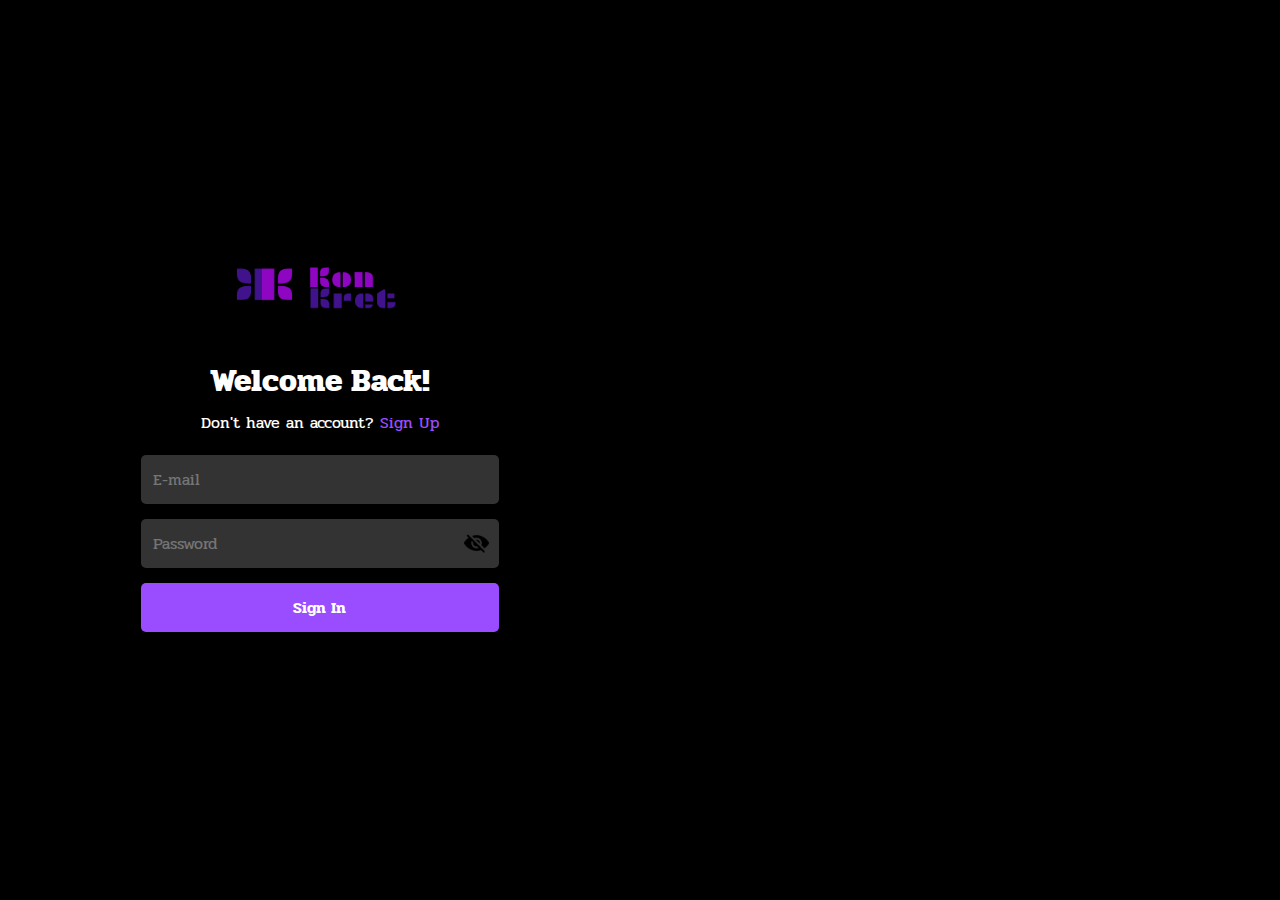
<file: sign-in.html>
<!DOCTYPE html>
<html lang="en">
  <head>
    <meta charset="UTF-8" />
    <meta name="viewport" content="width=device-width, initial-scale=1.0" />
    <title>Sign In - KonKret</title>
    <link
      href="https://fonts.googleapis.com/css2?family=Pridi:wght@300;400;500&display=swap"
      rel="stylesheet"
    />
    <link rel="shortcut icon" type="image/x-icon" href="assets/icon.png" />
    <link rel="stylesheet" href="style-sign.css" />
  </head>
  <body>
    <!-- Sign In Page -->
    <div class="container">
      <div class="left">
        <div class="form-box">
          <a href="index.html">
            <img src="assets/konkret-logo.png" class="logo" alt="Logo" />
          </a>
          <h2>Welcome Back!</h2>
          <p>Don't have an account? <a href="sign-up.html">Sign Up</a></p>
          <form id="signinForm" action="#">
            <input type="email" placeholder="E-mail" required />

            <!-- Password input with toggle -->
            <div class="password-wrapper">
              <input
                type="password"
                id="passwordInput"
                placeholder="Password"
                required
              />
              <button type="button" id="togglePassword">
                <img src="assets/eye-slash.png" alt="Hide Password" />
              </button>
            </div>

            <button type="submit">Sign In</button>
          </form>

          <!-- Alert message -->
          <div class="alert-box" id="alertBox">Sign In successful!</div>
        </div>
      </div>
      <div class="right"></div>
    </div>

    <script>
      document.addEventListener("DOMContentLoaded", function () {
        const form = document.getElementById("signinForm");
        const alertBox = document.getElementById("alertBox");
        const passwordInput = document.getElementById("passwordInput");
        const togglePassword = document.getElementById("togglePassword");

        // Toggle password visibility
        togglePassword.addEventListener("click", function () {
          const type =
            passwordInput.getAttribute("type") === "password"
              ? "text"
              : "password";
          passwordInput.setAttribute("type", type);
          const iconSrc =
            type === "password" ? "assets/eye-slash.png" : "assets/eye.png";
          this.querySelector("img").setAttribute("src", iconSrc);
        });

        // Form submission handling
        form.addEventListener("submit", function (event) {
          event.preventDefault();
          alertBox.style.display = "block";
          setTimeout(function () {
            window.location.href = "index.html";
          }, 2500);
        });
      });
    </script>
  </body>
</html>
</file>
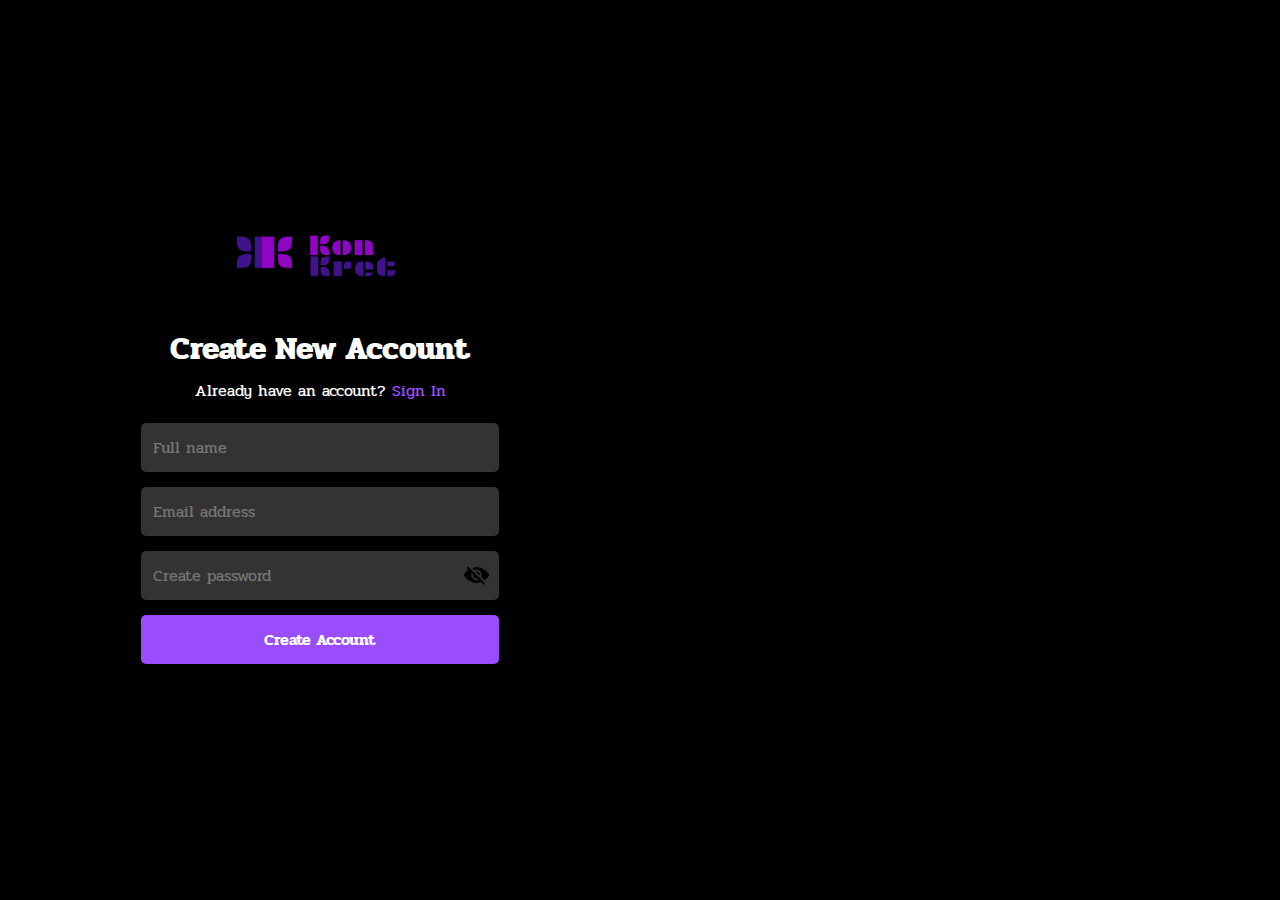
<file: sign-up.html>
<!DOCTYPE html>
<html lang="en">
  <head>
    <meta charset="UTF-8" />
    <meta name="viewport" content="width=device-width, initial-scale=1.0" />
    <title>Sign Up - KonKret</title>
    <link
      href="https://fonts.googleapis.com/css2?family=Pridi:wght@300;400;500&display=swap"
      rel="stylesheet"
    />
    <link rel="shortcut icon" type="image/x-icon" href="assets/icon.png" />
    <link rel="stylesheet" href="style-sign.css" />
  </head>
  <body>
    <div class="container">
      <div class="left">
        <div class="form-box">
          <a href="index.html">
            <img src="assets/konkret-logo.png" class="logo" alt="Logo" />
          </a>
          <h2>Create New Account</h2>
          <p>Already have an account? <a href="sign-in.html">Sign In</a></p>
          <form id="signupForm" action="#">
            <input type="text" placeholder="Full name" required />
            <input type="email" placeholder="Email address" required />
            <div class="password-wrapper">
              <input
                type="password"
                id="passwordInput"
                placeholder="Create password"
                required
              />
              <button type="button" id="togglePassword">
                <img src="assets/eye-slash.png" alt="Hide Password" />
              </button>
            </div>
            <button type="submit">Create Account</button>
          </form>
          <div class="alert-box" id="alertBox">
            Account created successfully!
          </div>
        </div>
      </div>
      <div class="right"></div>
    </div>

    <script>
      document
        .getElementById("togglePassword")
        .addEventListener("click", function () {
          const passwordInput = document.getElementById("passwordInput");
          const type =
            passwordInput.getAttribute("type") === "password"
              ? "text"
              : "password";
          passwordInput.setAttribute("type", type);

          const iconSrc =
            type === "password" ? "assets/eye-slash.png" : "assets/eye.png";
          this.querySelector("img").setAttribute("src", iconSrc);
        });

      document
        .getElementById("signupForm")
        .addEventListener("submit", function (event) {
          event.preventDefault();

          const alertBox = document.getElementById("alertBox");
          alertBox.style.display = "block";

          setTimeout(function () {
            window.location.href = "sign-in.html";
          }, 2500);
        });
    </script>
  </body>
</html>
</file>
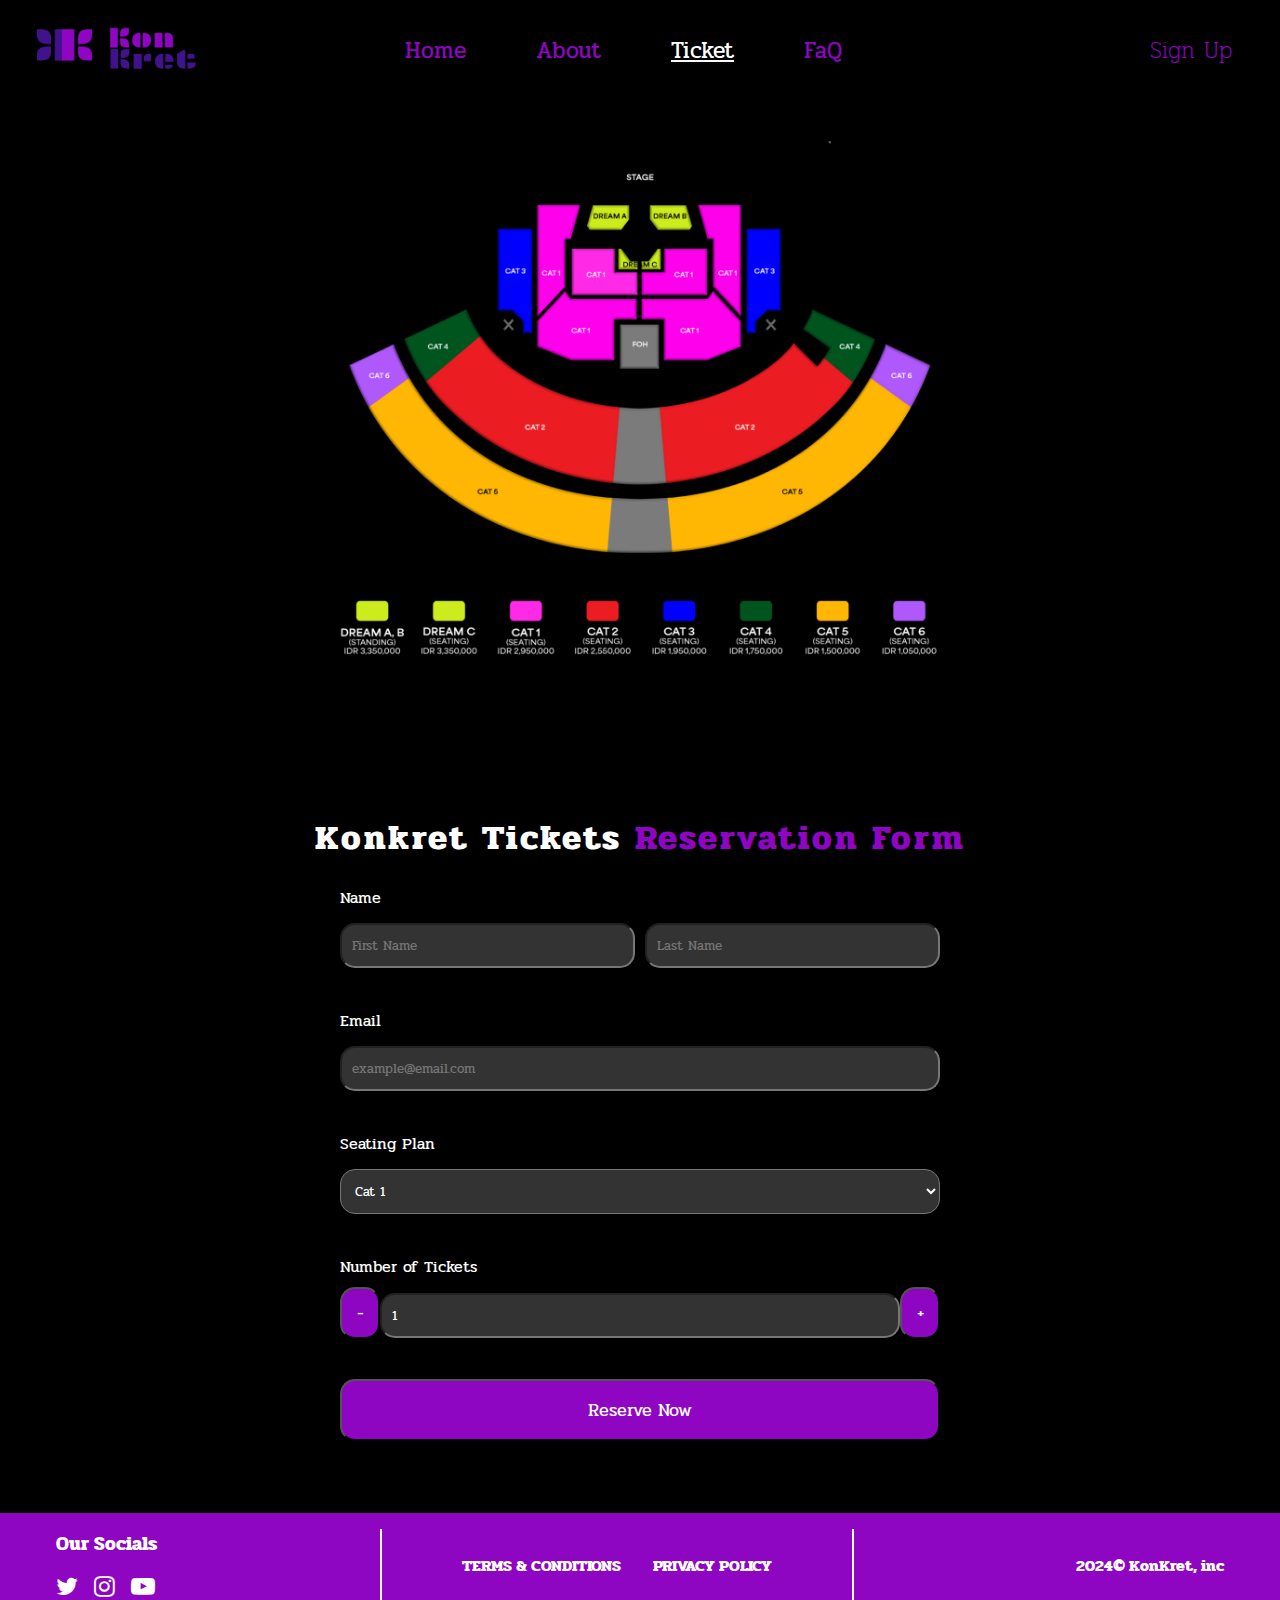
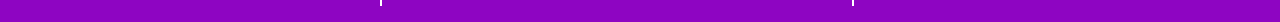
<file: ticket.html>
<!DOCTYPE html>
<html lang="en">
  <head>
    <meta charset="UTF-8" />
    <meta name="viewport" content="width=device-width, initial-scale=1.0" />
    <link
      href="https://fonts.googleapis.com/css?family=Pridi"
      rel="stylesheet"
    />
    <link rel="shortcut icon" type="image/x-icon" href="assets/icon.png" />
    <link rel="stylesheet" href="style-ticket.css" />
    <link
      rel="stylesheet"
      href="https://cdnjs.cloudflare.com/ajax/libs/font-awesome/4.7.0/css/font-awesome.min.css"
    />
    <title>Ticket</title>
  </head>
  <body>
    <header class="header">
      <a href="index.html">
        <div class="logo"></div>
      </a>
      <div class="navbar">
        <div class="menu">
          <a href="index.html">Home</a>
          <a href="about.html">About</a>
          <a href="ticket.html" class="active">Ticket</a>
          <a href="faq.html">FaQ</a>
        </div>
      </div>
      <div class="signup">
        <a href="sign-up.html">Sign Up</a>
      </div>
    </header>
    <div class="stage"></div>

    <!--Ticket Reservation Form-->
    <div class="form-container">
      <h1>Konkret Tickets <span>Reservation Form</span></h1>

      <form id="ticketForm">
        <div class="form-section name-section">
          <label for="firstName">Name</label>
          <div class="name-inputs">
            <input
              type="text"
              id="firstName"
              placeholder="First Name"
              required
            />
            <input type="text" id="lastName" placeholder="Last Name" required />
          </div>
        </div>

        <div class="form-section email-section">
          <label for="email">Email</label>
          <input
            type="email"
            id="email"
            placeholder="example@email.com"
            required
          />
        </div>

        <div class="form-section seating-section">
          <label for="seating">Seating Plan</label>
          <select id="seating">
            <option value="Cat1">Cat 1</option>
            <option value="Cat2">Cat 2</option>
            <option value="Cat3">Cat 3</option>
            <option value="Cat4">Cat 4</option>
            <option value="Cat5">Cat 5</option>
            <option value="Cat6">Cat 6</option>
          </select>
        </div>

        <div class="form-section tickets-section">
          <label for="tickets">Number of Tickets</label>
          <div class="ticket-control">
            <button type="button" id="decrease">-</button>
            <input type="number" id="tickets" value="1" min="1" />
            <button type="button" id="increase">+</button>
          </div>
        </div>

        <button type="submit" class="reserve-button">Reserve Now</button>
      </form>

      <div
        id="bookingInfo"
        style="margin-top: 40px; color: white; display: none"
      ></div>

      <script languange="JavaScript">
        const decreaseButton = document.getElementById("decrease");
        const increaseButton = document.getElementById("increase");
        const ticketsInput = document.getElementById("tickets");
        const seatingSelect = document.getElementById("seating");
        const firstNameInput = document.getElementById("firstName");
        const lastNameInput = document.getElementById("lastName");
        const emailInput = document.getElementById("email");
        const bookingInfo = document.getElementById("bookingInfo");

        const ticketPrices = {
          Cat1: 2950000,
          Cat2: 2550000,
          Cat3: 1950000,
          Cat4: 1750000,
          Cat5: 1500000,
          Cat6: 1050000,
        };

        decreaseButton.addEventListener("click", () => {
          let currentValue = parseInt(ticketsInput.value);
          if (currentValue > 1) {
            ticketsInput.value = currentValue - 1;
          }
        });

        increaseButton.addEventListener("click", () => {
          let currentValue = parseInt(ticketsInput.value);
          ticketsInput.value = currentValue + 1;
        });

        document
          .getElementById("ticketForm")
          .addEventListener("submit", function (event) {
            event.preventDefault(); // Prevent the form from submitting

            const firstName = firstNameInput.value;
            const lastName = lastNameInput.value;
            const seating = seatingSelect.value;
            const numberOfTickets = ticketsInput.value;

            const pricePerTicket = ticketPrices[seating];
            const totalPrice = pricePerTicket * numberOfTickets;

            // Display booking information
            bookingInfo.style.display = "block";
            bookingInfo.innerHTML = `
                <h2>Booking Successful!</h2>
                <p>Name: ${firstName} ${lastName}</p>
                <p>Seating: ${seating}</p>
                <p>Number of Tickets: ${numberOfTickets}</p>
                <p>Total Price: IDR ${totalPrice.toLocaleString()}</p>
            `;
          });
      </script>
    </div>
    <!-- Footer -->
    <footer>
      <div class="footer-content">
        <div class="footer-section">
          <h2>Our Socials</h2>
          <div class="social-buttons">
            <a href="#" class="social-btn" aria-label="Twitter">
              <i class="fa fa-twitter"></i>
            </a>
            <a href="#" class="social-btn" aria-label="Instagram">
              <i class="fa fa-instagram"></i>
            </a>
            <a href="#" class="social-btn" aria-label="YouTube">
              <i class="fa fa-youtube-play"></i>
            </a>
          </div>
        </div>
        <nav class="footer-nav">
          <ul>
            <li><a href="#">TERMS & CONDITIONS</a></li>
            <li><a href="#">PRIVACY POLICY</a></li>
          </ul>
        </nav>
        <p class="copyright">2024© KonKret, inc</p>
      </div>
    </footer>
  </body>
</html>
</file>
<file: style-home.css>
* {
  padding: 0;
  box-sizing: border-box;
  font-family: "Pridi", sans-serif;
}

body {
  min-height: 300vh;
  background-color: black;
}

.header {
  position: fixed;
  top: 0;
  left: 0;
  width: 100%;
  background: black;
  display: flex;
  align-items: center;
  z-index: 10;
}

.logo {
  background-image: url(assets/konkret-logo.png);
  background-size: 200px;
  background-repeat: no-repeat;
  background-position: center;
  width: 200px;
  height: 100px;
  padding: 25px 0px 25px 25px;
  margin-left: 25px;
}

.navbar {
  display: flex;
  justify-content: space-between;
  align-items: center;
  width: 100%;
  padding-top: 30px;
  padding-bottom: 30px;
}

.menu {
  display: flex;
  gap: 70px;
  margin-right: auto;
  margin-left: auto;
}

.menu a {
  color: #8e05c2;
  font-size: 23px;
  transition: 0.3s ease;
  text-decoration: none;
}

.menu a:hover {
  color: white;
  text-decoration: none;
}

.menu a.active {
  color: white;
  text-decoration: underline;
}

.signup {
  display: flex;
  margin-right: 3em;
  white-space: nowrap;
  padding-left: 8rem;
}

.signup a {
  color: #8e05c2;
  font-size: 23px;
  font-weight: 50;
  transition: 0.3s ease;
  text-decoration: none;
}

.signup a:hover {
  color: white;
  text-decoration: none;
}

.first-section {
  width: 100%;
  overflow: hidden;
  padding-top: 8%;
  align-items: center;
}

.first-section h1 {
  color: #8e05c2;
  text-align: center;
  margin-top: 2rem;

  font-size: 2.5em;
}

.band-photo {
  display: flex;
  align-items: center;
  margin-top: 4em;
  margin-left: auto;
  margin-right: auto;
  width: auto;
  height: auto;
}

@keyframes movingtxt {
  from {
    transform: translateX(100%);
  }
  to {
    transform: translateX(-100%);
  }
}

.first-divider text {
  color: black;
  font-weight: 600;
  font-size: 1.3em;
  animation: movingtxt 20s linear infinite;
}

.first-divider rect {
  fill: #8e05c2;
}

.lineup {
  margin-top: 5rem;
}

.second-section rect {
  fill: #8e05c2;
}

.countdown {
  text-align: center;
  margin-top: 3rem;
  color: #8e05c2;
}

#timer {
  display: flex;
  justify-content: center;
  align-items: center;
  gap: 1rem;
  margin-top: 1rem;
}

.time-box {
  background-color: #8e05c2;
  color: white;
  border-radius: 60px;
  padding: 1rem;
  text-align: center;
  display: flex;
  flex-direction: column;
  width: 140px;
  height: 140px;
  justify-content: center;
}

.time-box span {
  display: block;
  font-size: 40px;
  font-weight: 700;
  letter-spacing: 0.2rem;
}

.time-box .label {
  font-size: 0.8rem;
  margin-top: 0.5rem;
  text-transform: uppercase;
  font-weight: bold;
}

.separator {
  font-size: 2rem;
  font-weight: 900;
  color: white;
  display: flex;
  align-items: center;
  text-shadow: 1px 1px 0 #ffffff, -1px 1px 0 #ffffff, 1px -1px 0 #ffffff,
    -1px -1px 0 #ffffff, 0px 0px 2px #ffffff;
}

.countdown h2 {
  padding-top: 3rem;
  font-size: 35px;
  letter-spacing: 0.2rem;
}

.venue h1 {
  position: flex;
  color: #8e05c2;
  padding-top: 5em;
  text-align: center;
  margin-top: 3rem;
  font-size: 2.5em;
}

.map-loc {
  display: flex;
  justify-self: center;
  margin-left: auto;
  margin-right: auto;
  width: 15%;
  height: auto;
  transition: 0.5s ease;
}
.map-loc:hover {
  width: 20%;
  border: 1;
  height: auto;
  transition: 0.5s ease;
}

.map-loc-container {
  display: flex;
  justify-content: center;
}

.venue {
  background-image: url("assets/venue-bg.png");
  background-color: rgba(0, 0, 0, 0.7);
  background-blend-mode: overlay;
  height: 100%;
  width: auto;
  background-size: cover;
  height: 120vh;
}

.venue p {
  color: #8e05c2;
  text-align: center;
  font-size: 32px;
}

.address {
  bottom: 20%;
  left: 50%;
  text-align: center;
  padding: 10px;
  border-radius: 5px;
}

.map-address p {
  font-size: 24px;
}

.tickets {
  color: #ffffff;
  text-align: center;
  justify-content: center;
}

.ticket-container .ticket .ticket-title {
  background-color: white;
  color: #350847;
}
.ticket-container {
  width: 70%;
  height: 100%;
  margin: auto;
  display: flex;
  align-items: center;
  justify-content: center;
  padding-bottom: 6em;
  gap: 50px;
}

.ticket-container .ticket {
  width: 200px;
  height: auto;
  padding: 10px 1px;
  text-align: center;
  background-color: #8e05c2;
  border-radius: 15px;
  transition: all 0.3s ease-in-out;
  color: white;
}

.ticket-container .ticket .ticket-content button {
  width: 150px;
  padding: 10px 20px;
  background: white;
  border-radius: 10px;
  margin-bottom: 10px;
  outline: none;
  border: none;
}

.ticket-container .ticket .ticket-content button a {
  text-decoration: none;
  font-weight: bolder;
  color: #8e05c2;
}

.ticket:hover {
  transform: scale(1.1);
  color: rgba(255, 255, 255, 1);
  box-shadow: 0 15px 15px rgba(145, 92, 182, 0.4);
}

footer {
  background-color: #8e05c2;
  color: #ffffff;
  padding: 1em 0;
}

.footer-content {
  display: flex;
  justify-content: space-between;
  align-items: stretch;
  max-width: 1200px;
  margin: 0 auto;
  padding: 0 1em;
}

.footer-section h2 {
  margin: 0 0 0.5em 0;
  font-size: 1.2em;
}

.social-buttons {
  display: flex;
  gap: 1em;
}

.social-btn {
  color: #ffffff;
  font-size: 1.5rem;
  text-decoration: none;
  transition: color 0.3s;
}

.social-btn:hover {
  color: #000000;
}

.footer-nav {
  padding: 0 5em;
  border-left: #ffffff 2px solid;
  border-right: 2px solid #ffffff;
  padding-top: 1.5em;
  padding-bottom: 1em;
}

.footer-nav ul {
  display: flex;
  list-style: none;
  margin: 0;
  padding: 0;
  gap: 2em;
}

.footer-nav a {
  color: #ffffff;
  text-decoration: none;
  font-weight: bold;
  transition: color 0.3s;
}

.footer-nav a:hover {
  color: #000000;
}

.copyright {
  font-weight: bold;
  font-size: 16px;
  padding-top: 0.5em;
}
</file>
<file: style-about.css>
* {
  margin: 0;
  padding: 0;
  box-sizing: border-box;
  font-family: "Pridi", sans-serif;
}

body {
  min-height: 160vh;
  background-color: black;
  background-image: url(assets/bg_about.jpg);
  background-size: cover;
  background-position: top center;
  background-repeat: no-repeat;
  background-attachment: fixed;
}

.header {
  position: fixed;
  top: 0;
  left: 0;
  width: 100%;
  background: black;
  display: flex;
  align-items: center;
  z-index: 10;
}

.logo {
  background-image: url(assets/konkret-logo.png);
  background-size: 200px;
  background-repeat: no-repeat;
  background-position: center;
  width: 200px;
  height: 100px;
  padding: 25px 0px 25px 25px;
  margin-left: 25px;
}

.navbar {
  display: flex;
  justify-content: space-between;
  align-items: center;
  width: 100%;
  padding-top: 30px;
  padding-bottom: 30px;
}

.menu {
  display: flex;
  gap: 70px;
  margin-right: auto;
  margin-left: auto;
}

.menu a {
  color: #8e05c2;
  font-size: 23px;
  transition: 0.3s ease;
  text-decoration: none;
}

.menu a:hover {
  color: white;
  text-decoration: none;
}

.menu a.active {
  color: white;
  text-decoration: underline;
}

.signup {
  display: flex;
  margin-right: 3em;
  white-space: nowrap;
  padding-left: 8rem;
}

.signup a {
  color: #8e05c2;
  font-size: 23px;
  font-weight: 50;
  transition: 0.3s ease;
  text-decoration: none;
}

.signup a:hover {
  color: white;
  text-decoration: none;
}

.about-content {
  color: white;
  padding: 150px 150px 70px 150px;
  z-index: 5;
  position: relative;
}

.about-content h1 {
  font-size: 25px;
  margin-bottom: 20px;
}

.about-content p {
  font-size: 19px;
  line-height: 1.5;
}

.vision-mission-container {
  background-color: rgba(66, 8, 82, 0.635);
  padding: 35px;
  margin: 30px 15%;
  border-radius: 25px;
  display: flex;
  justify-content: space-between;
}

.vision,
.mission {
  text-align: center;
  flex: 0 0 50%;
  color: white;
}

.vision h2,
.mission h2 {
  font-size: 24px;
  margin-bottom: 13px;
}

.vision p,
.mission p {
  font-size: 18px;
  line-height: 1.5;
  margin-bottom: 10px;
}

.why-us {
  color: white;
  padding: 70px;
  z-index: 5;
  position: relative;
}

.why-us h1 {
  font-size: 25px;
  margin-bottom: 20px;
}

.why-us p {
  font-size: 19px;
  line-height: 1.5;
}

.terms-conditions {
  color: white;
  padding: 70px;
  z-index: 5;
  position: relative;
  background-color: rgba(66, 8, 82, 0.635);
  border-radius: 25px;
  line-height: 1.5;
  width: 900px;
  margin: 0 auto;
  margin-bottom: 50px;
}

.terms-conditions h1,
.terms-conditions h2 {
  font-size: 25px;
  margin-bottom: 20px;
}

.terms-conditions h1 {
  font-size: 25px;
  margin-bottom: 20px;
}

.terms-conditions h2 {
  margin-top: 20px;
  text-align: left;
  font-size: 25px;
  margin-bottom: 15px;
}

.terms-conditions p {
  font-size: 19px;
  line-height: 1.5;
  margin-bottom: 15px;
}

.terms-conditions ul {
  text-align: left;
  list-style-type: disc;
  padding-left: 20px;
}

.terms-conditions li {
  margin-bottom: 10px;
}

.privacy-policy {
  color: white;
  padding: 70px 250px;
  z-index: 5;
  position: relative;
}

.privacy-policy h1 {
  text-align: center;
  font-size: 25px;
  margin-bottom: 20px;
}

.privacy-policy h2 {
  margin-top: 25px;
  text-align: left;
  font-size: 22px;
  margin-bottom: 20px;
}

.privacy-policy p,
.privacy-policy ul,
.privacy-policy ol {
  font-size: 19px;
  line-height: 1.5;
  text-align: left;
}

.privacy-policy ul,
.privacy-policy ol {
  margin-left: 20px;
}

.privacy-policy a {
  color: #007bff;
  text-decoration: underline;
}

footer {
  background-color: #8e05c2;
  color: #ffffff;
  padding: 1em 0;
}

.footer-content {
  display: flex;
  justify-content: space-between;
  align-items: stretch;
  max-width: 1200px;
  margin: 0 auto;
  padding: 0 1em;
}

.footer-section h2 {
  margin: 0 0 0.5em 0;
  font-size: 1.2em;
}

.social-buttons {
  display: flex;
  gap: 1em;
}

.social-btn {
  color: #ffffff;
  font-size: 1.5rem;
  text-decoration: none;
  transition: color 0.3s;
}

.social-btn:hover {
  color: #000000;
}

.footer-nav {
  padding: 0 5em;
  border-left: #ffffff 2px solid;
  border-right: 2px solid #ffffff;
  padding-top: 1.5em;
  padding-bottom: 1em;
}

.footer-nav ul {
  display: flex;
  list-style: none;
  margin: 0;
  padding: 0;
  gap: 2em;
}

.footer-nav a {
  color: #ffffff;
  text-decoration: none;
  font-weight: bold;
  transition: color 0.3s;
}

.footer-nav a:hover {
  color: #000000;
}

.copyright {
  font-weight: bold;
  font-size: 16px;
  padding-top: 1.5em;
}
</file>
<file: style-faq.css>
* {
  padding: 0;
  box-sizing: border-box;
  font-family: "Pridi", sans-serif;
}

body {
  background-color: black;
}

.image-faq img {
  width: 900px;
  height: 400px;
  border: 3px solid #8e05c2;
  margin: 100px auto 10px auto;
  display: block;
}

.header {
  position: fixed;
  top: 0;
  left: 0;
  width: 100%;
  background: black;
  display: flex;
  align-items: center;
  z-index: 10;
}

.logo {
  background-image: url(assets/konkret-logo.png);
  background-size: 200px;
  background-repeat: no-repeat;
  background-position: center;
  width: 200px;
  height: 100px;
  padding: 25px 0px 25px 25px;
  margin-left: 25px;
}

.navbar {
  display: flex;
  justify-content: space-between;
  align-items: center;
  width: 100%;
  padding-top: 30px;
  padding-bottom: 30px;
}

.menu {
  display: flex;
  gap: 70px;
  margin-right: auto;
  margin-left: auto;
}

.menu a {
  color: #8e05c2;
  font-size: 23px;
  transition: 0.3s ease;
  text-decoration: none;
}

.menu a:hover {
  color: white;
  text-decoration: none;
}

.menu a.active {
  color: white;
  text-decoration: underline;
}

.signup {
  display: flex;
  margin-right: 3em;
  white-space: nowrap;
  padding-left: 8rem;
}

.signup a {
  color: #8e05c2;
  font-size: 23px;
  font-weight: 50;
  transition: 0.3s ease;
  text-decoration: none;
}

.signup a:hover {
  color: white;
  text-decoration: none;
}

/*.topnav {
  display: flex;
  justify-content: space-between;
  align-items: center;
  padding: 0.1rem 1rem;
  background-color: black;
}

.logo img {
  height: 100px;
  width: auto;
}

.navigation {
  list-style-type: none;
  display: flex;
  justify-content: center;
  flex-grow: 1;
}

.topnav a {
  color: #8e05c2;
  font-size: 1.4em;
  text-decoration: none;
  transition: color 0.3s ease;
}

.topnav .active {
  color: white;
  text-decoration: underline;
}

.navigation li {
  margin: 0 1rem;
}

.topnav a:hover {
  color: white;
}

.topnav .logo a:hover {
  color: #8e05c2;
}

.sign-up {
  padding-right: 1rem;
}
  */

@media screen and (max-width: 768px) {
  .topnav {
    flex-direction: column;
    align-items: flex-start;
  }

  .navigation {
    flex-direction: column;
    width: 100%;
    margin-top: 1rem;
  }

  .navigation li {
    margin-left: 10em;
  }
  .sign-up {
    margin-left: 0;
    margin-bottom: 1rem;
    align-self: flex-end;
  }
}

h1 {
  font-weight: bold;
  font-size: 40px;
  margin-top: 10px;
  margin-bottom: 20px;
}

.container {
  color: white;
  min-height: 50vh;
  display: flex;
  justify-content: flex-start;
  flex-direction: column;
  text-align: center;
  padding: 20%;
  padding-top: 0;
}

.container .faq .Questions p {
  text-align: left;
  font-size: 1.2em;
}

.container .faq .Answer p {
  text-align: justify;
  font-size: 1em;
}

.container .faq {
  text-align: justify;
}

.Questions {
  background-color: #222222;
  padding-top: 5px;
  padding-left: 30px;
  padding-bottom: 5px;
  padding-right: 15px;
  font-size: 18px;
  cursor: pointer;
  transition: all 0.3s ease-in-out;
  display: flex;
  align-items: center;
  justify-content: space-between;
  font-weight: bold;
}

.Answer p {
  background-color: #676666;
  padding: 30px;
  font-size: 300px;
  border-top: 1px solid black;
  overflow: hidden;
  font-weight: lighter;
}

.Questions:hover {
  background-color: #7b7b7b;
}

.faq-list {
  display: flex;
  flex-direction: column;
  gap: 10px;
}

footer {
  background-color: #8e05c2;
  color: #ffffff;
  padding: 1em 0;
}

.footer-content {
  display: flex;
  justify-content: space-between;
  align-items: stretch;
  max-width: 1200px;
  margin: 0 auto;
  padding: 0 1em;
}

.footer-section h2 {
  margin: 0 0 0.5em 0;
  font-size: 1.2em;
}

.social-buttons {
  display: flex;
  gap: 1em;
}

.social-btn {
  color: #ffffff;
  font-size: 1.5rem;
  text-decoration: none;
  transition: color 0.3s;
}

.social-btn:hover {
  color: #000000;
}

.footer-nav {
  padding: 0 5em;
  border-left: #ffffff 2px solid;
  border-right: 2px solid #ffffff;
  padding-top: 1.5em;
  padding-bottom: 1em;
}

.footer-nav ul {
  display: flex;
  list-style: none;
  margin: 0;
  padding: 0;
  gap: 2em;
}

.footer-nav a {
  color: #ffffff;
  text-decoration: none;
  font-weight: bold;
  transition: color 0.3s;
}

.footer-nav a:hover {
  color: #000000;
}

.copyright {
  font-weight: bold;
  font-size: 16px;
  padding-top: 0.5em;
}
</file>
<file: style-sign.css>
* {
  margin: 0;
  padding: 0;
  box-sizing: border-box;
  font-family: "Pridi", sans-serif;
}

body,
html {
  height: 100%;
  background-color: #000;
  overflow: hidden;
}

.container {
  display: flex;
  height: 100vh;
  overflow: hidden;
}

.left {
  flex: 1;
  display: flex;
  justify-content: center;
  align-items: center;
  background-color: #000;
}

.right {
  flex: 1;
  background-image: url("https://as2.ftcdn.net/v2/jpg/02/31/19/87/1000_F_231198746_oCNiSaj5pfULzAtIe6KJXSW91FScz6gd.jpg");
  background-size: cover;
  background-position: center;
  overflow: hidden;
}

.form-box {
  text-align: center;
  width: 80%;
  padding-bottom: 6%;
}

.logo {
  width: 200px;
  margin-left: 10px;
}

h2 {
  font-size: 2rem;
  margin-bottom: 5px;
  color: white;
}

p {
  color: white;
  margin-bottom: 20px;
}

a {
  color: #9a4dff;
  text-decoration: none;
}

a:hover {
  text-decoration: underline;
}

form {
  display: flex;
  flex-direction: column;
  gap: 15px;
  width: 70%;
  margin: 0 auto;
}

input {
  padding: 12px;
  border: none;
  background-color: #333;
  color: white;
  font-size: 1rem;
  border-radius: 5px;
  width: 100%;
}

button {
  padding: 12px;
  background-color: #9a4dff;
  color: white;
  border: none;
  font-size: 1rem;
  cursor: pointer;
  border-radius: 5px;
  width: 100%;
  margin: 0 auto;
  font-weight: 595;
}

button:hover {
  background-color: #7e3fd6;
}

.password-wrapper {
  position: relative;
  width: 100%;
}

.password-wrapper button {
  position: absolute;
  right: 10px;
  top: 50%;
  transform: translateY(-50%);
  background: transparent;
  border: none;
  cursor: pointer;
  padding: 0;
  width: 25px;
  height: 25px;
}

.password-wrapper button img {
  width: 100%;
  height: auto;
}

.alert-box {
  display: none;
  background-color: green;
  color: white;
  padding: 15px;
  position: fixed;
  top: 20px;
  left: 20px;
  z-index: 1000;
  border-radius: 5px;
  box-shadow: 0px 4px 6px rgba(0, 0, 0, 0.1);
}

@media screen and (max-width: 768px) {
  .container {
    flex-direction: column;
  }

  .right {
    display: none;
  }

  .left {
    width: 100%;
  }

  .form-box {
    width: 90%;
  }
}
</file>
<file: style-ticket.css>
* {
  margin: 0;
  padding: 0;
  box-sizing: border-box;
  font-family: "Pridi", sans-serif;
}

body {
  background-color: black;
}

.header {
  position: fixed;
  top: 0;
  left: 0;
  width: 100%;
  background: black;
  display: flex;
  align-items: center;
  z-index: 10;
}

.logo {
  background-image: url(assets/konkret-logo.png);
  background-size: 200px;
  background-repeat: no-repeat;
  background-position: center;
  width: 200px;
  height: 100px;
  padding: 25px 0px 25px 25px;
  margin-left: 25px;
}

.navbar {
  display: flex;
  justify-content: space-between;
  align-items: center;
  width: 100%;
  padding-top: 30px;
  padding-bottom: 30px;
}

.menu {
  display: flex;
  gap: 70px;
  margin-right: auto;
  margin-left: auto;
}

.menu a {
  color: #8e05c2;
  font-size: 23px;
  transition: 0.3s ease;
  text-decoration: none;
}

.menu a:hover {
  color: white;
  text-decoration: none;
}

.menu a.active {
  color: white;
  text-decoration: underline;
}

.signup {
  display: flex;
  margin-right: 3em;
  white-space: nowrap;
  padding-left: 8rem;
}

.signup a {
  color: #8e05c2;
  font-size: 23px;
  font-weight: 50;
  transition: 0.3s ease;
  text-decoration: none;
}

.signup a:hover {
  color: white;
  text-decoration: none;
}

.stage {
  height: 90vh;
  background-image: url(assets/stage-ticket.png);
  background-size: 690px;
  background-position: center;
  background-repeat: no-repeat;
  padding-top: 50%;
  padding-bottom: none;
}

.form-container {
  color: white;
  display: flex;
  flex-direction: column;
  align-items: center;
  height: auto;
  width: 100%;
  max-width: 800px;
  margin: 0 auto;
}

h1 {
  font-size: 35px;
  text-align: center;
  color: white;
  white-space: nowrap;
  letter-spacing: 3px;
}

h1 span {
  color: #8e05c2;
}

.form-section {
  padding-top: 20px;
  margin-bottom: 20px;
  width: 600px;
}

.name-section label,
.email-section label,
.seating-section label,
.tickets-section label {
  display: block;
  margin-bottom: 8px;
}

.name-inputs {
  display: flex;
  gap: 10px;
}

input,
select {
  padding: 10px;
  margin-top: 5px;
  background-color: #333;
  color: white;
  border-radius: 15px;
  width: 100%;
}

.ticket-control {
  display: flex;
  justify-content: space-between;
  align-items: center;
  border-radius: 15px;
}

button {
  background-color: #8e05c2;
  color: white;
  font-size: 18px;
  padding: 10px;
  border-radius: 15px;
  cursor: pointer;
  flex: 0 0 40px;
}

button:hover {
  background-color: white;
  color: #8e05c2;
}

.reserve-button {
  margin-top: 20px;
  width: 100%;
  padding: 15px;
  border-radius: 15px;
  margin-bottom: 4em;
}

#bookingInfo {
  background-color: rgba(66, 8, 82, 0.635);
  padding: 20px;
  margin-top: 20px;
  border-radius: 15px;
  color: white;
  width: fit-content;
  max-width: 100%;
  text-align: left;
  display: none;
  margin-left: auto;
  margin-right: auto;
}

footer {
  background-color: #8e05c2;
  color: #ffffff;
  padding: 1em 0;
}

.footer-content {
  display: flex;
  justify-content: space-between;
  align-items: stretch;
  max-width: 1200px;
  margin: 0 auto;
  padding: 0 1em;
}

.footer-section h2 {
  margin: 0 0 0.5em 0;
  font-size: 1.2em;
}

.social-buttons {
  display: flex;
  gap: 1em;
}

.social-btn {
  color: #ffffff;
  font-size: 1.5rem;
  text-decoration: none;
  transition: color 0.3s;
}

.social-btn:hover {
  color: #000000;
}

.footer-nav {
  padding: 0 5em;
  border-left: #ffffff 2px solid;
  border-right: 2px solid #ffffff;
  padding-top: 1.5em;
  padding-bottom: 1em;
}

.footer-nav ul {
  display: flex;
  list-style: none;
  margin: 0;
  padding: 0;
  gap: 2em;
}

.footer-nav a {
  color: #ffffff;
  text-decoration: none;
  font-weight: bold;
  transition: color 0.3s;
}

.footer-nav a:hover {
  color: #000000;
}

.copyright {
  font-weight: bold;
  font-size: 16px;
  padding-top: 1.5em;
}
</file>
